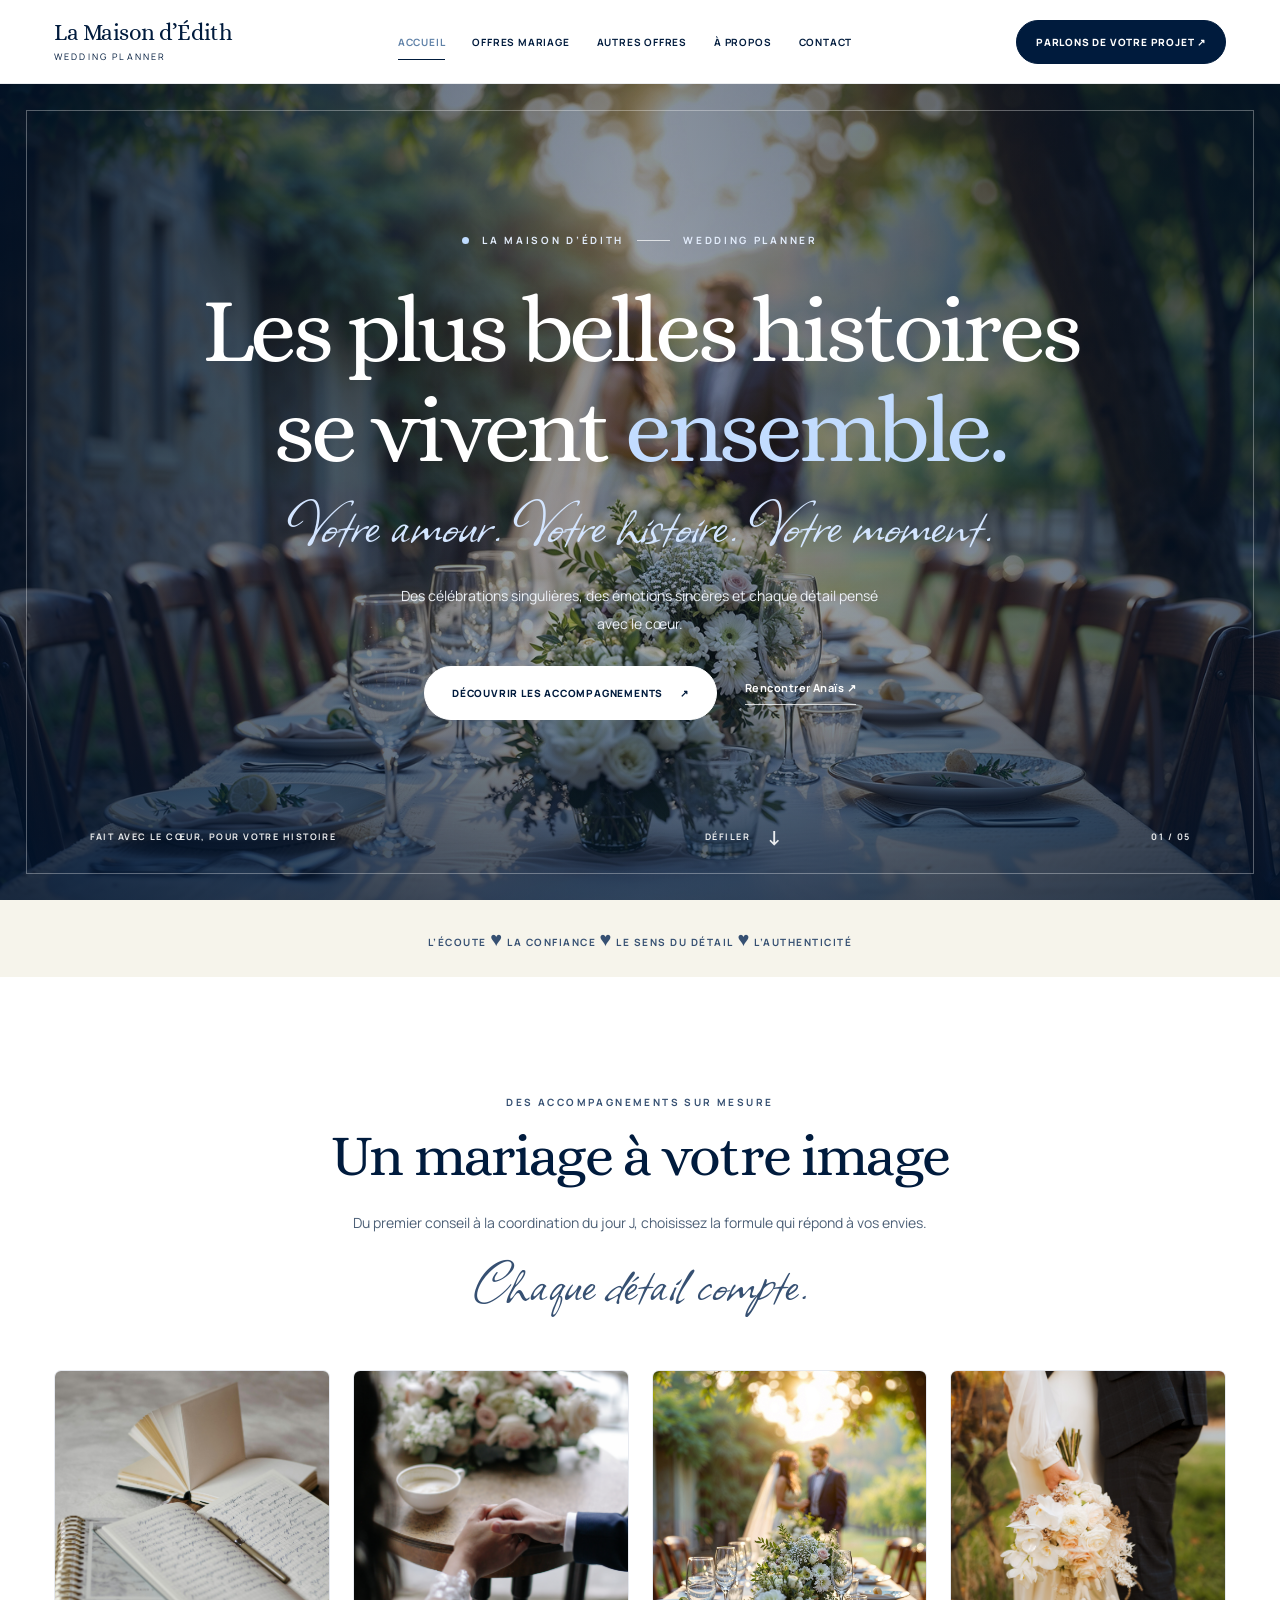
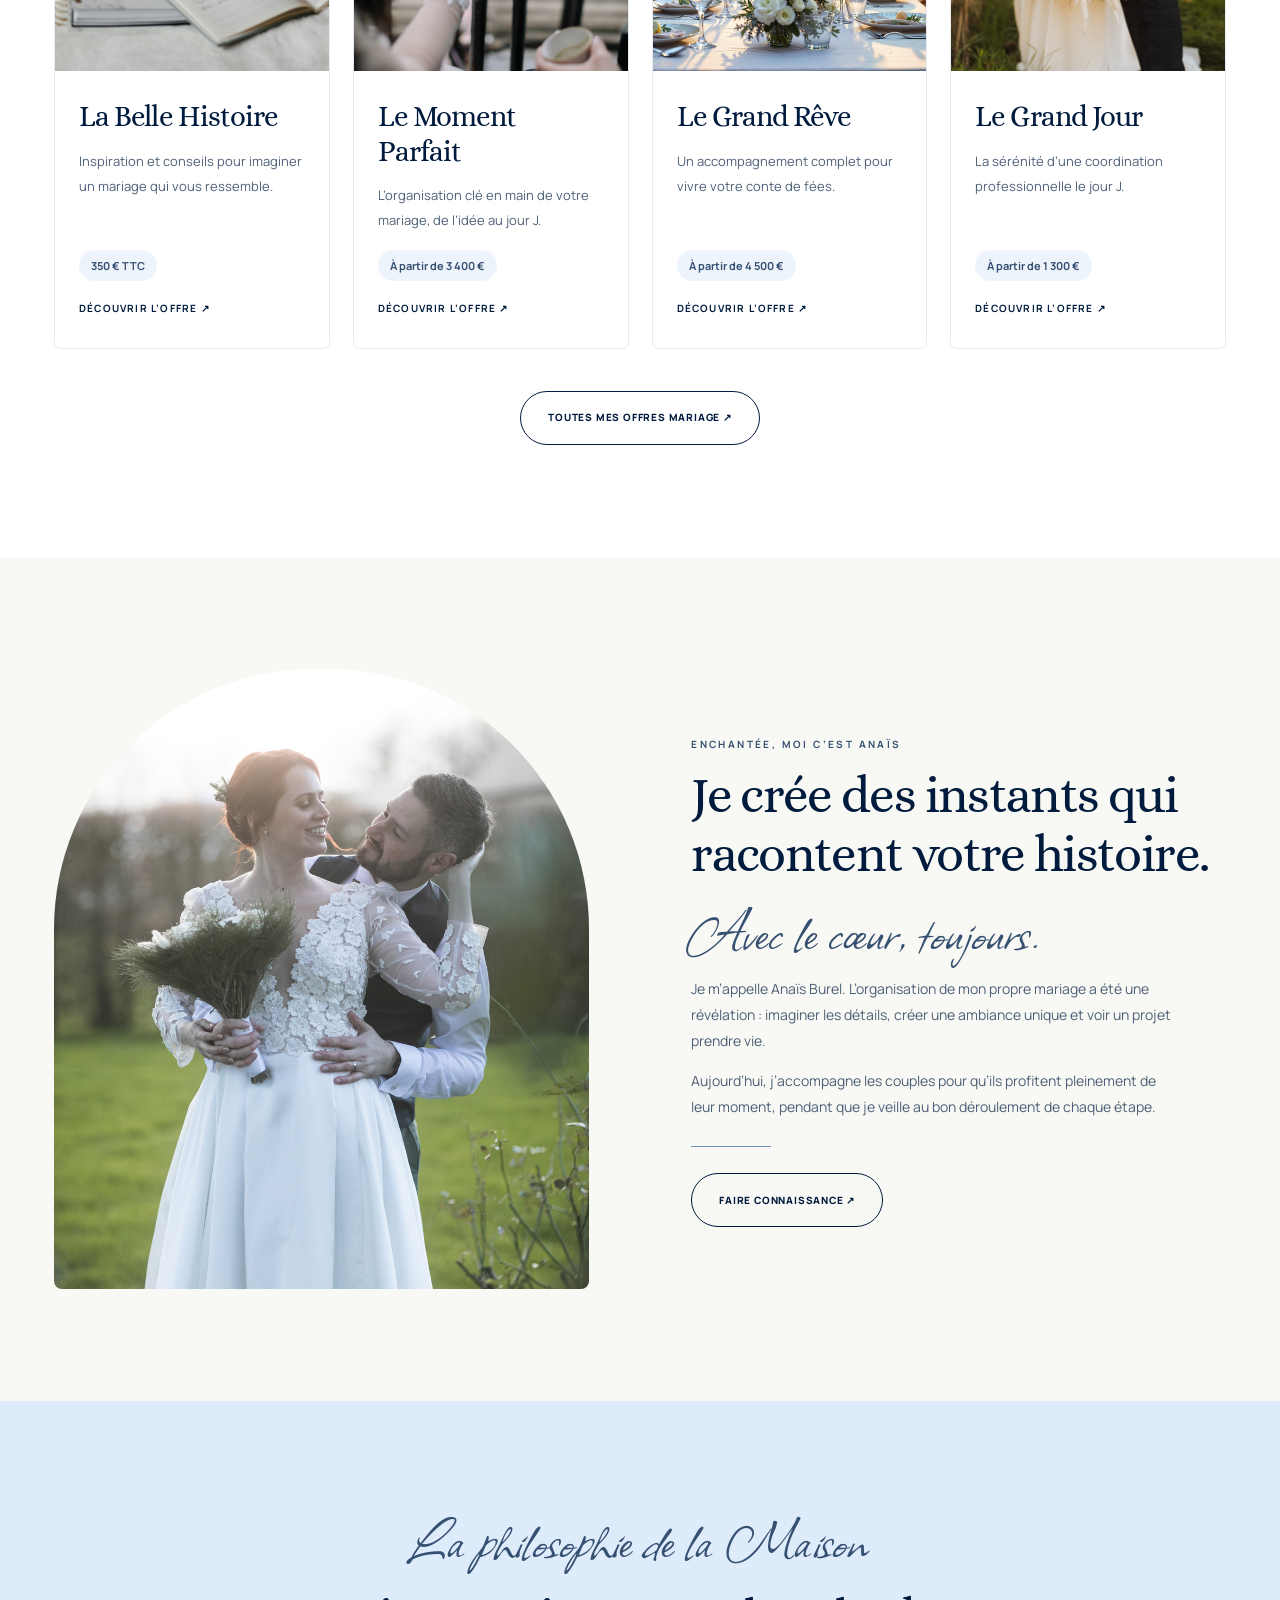
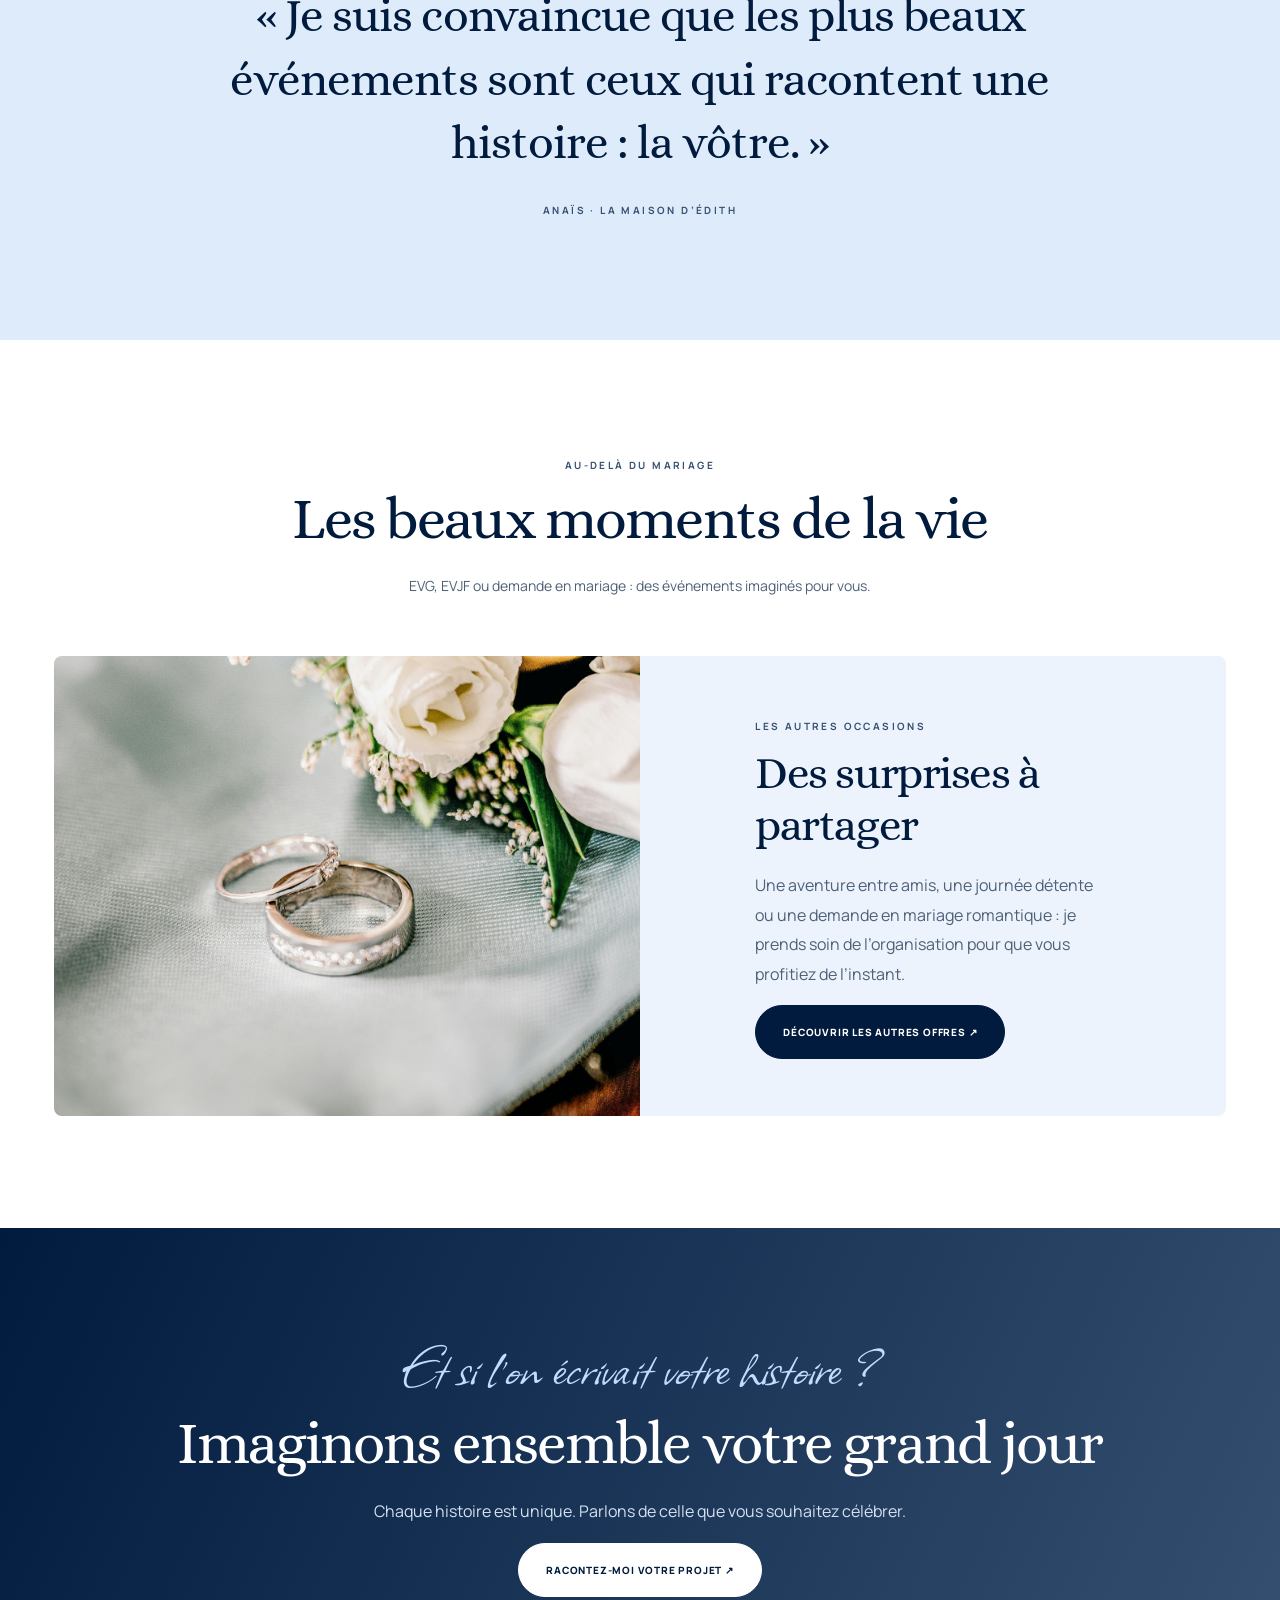
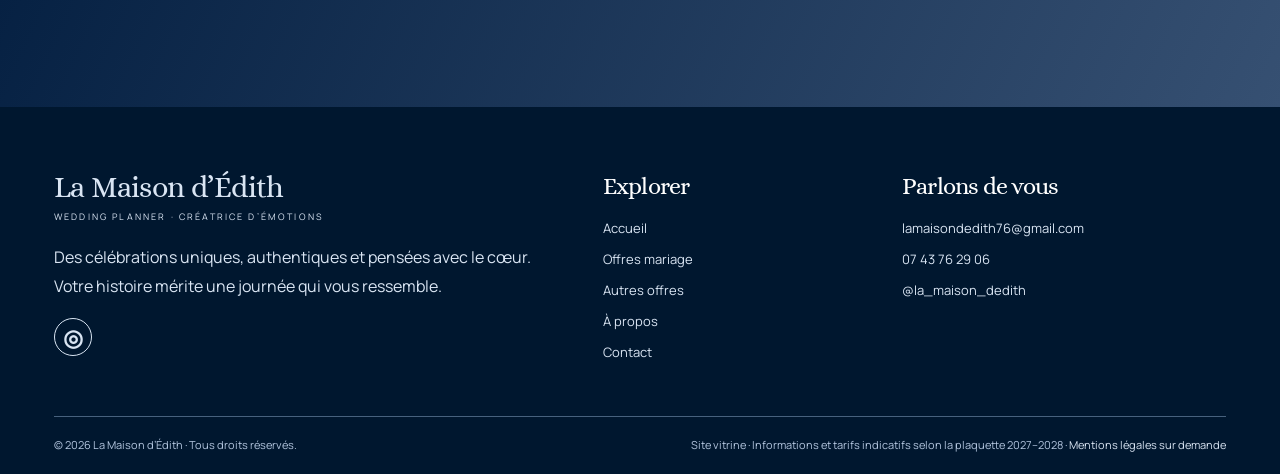
<file: index.html>
<!DOCTYPE html>
<html lang="fr"><head><meta charset="utf-8"/><meta content="width=device-width, initial-scale=1" name="viewport"/><meta content="#001B3D" name="theme-color"/><meta content="La Maison d’Édith, wedding planner : organisation, décoration et coordination de mariages sur mesure." name="description"/><title>Wedding planner &amp; organisation de mariage | La Maison d’Édith</title><link href="assets/style.css" rel="stylesheet"/><link href="assets/img/brand-logo.jpg" rel="icon" type="image/jpeg"/></head><body><header class="site-header"><div class="container"><a aria-label="La Maison d’Édith, accueil" class="brand" href="index.html"><span>La Maison d’Édith</span><small>Wedding planner</small></a><button aria-expanded="false" aria-label="Ouvrir le menu" class="menu-btn" type="button">☰</button><nav aria-label="Navigation principale" class="site-nav"><a class="active" href="index.html">Accueil</a><a class="" href="offres-mariage.html">Offres mariage</a><a class="" href="autres-offres.html">Autres offres</a><a class="" href="a-propos.html">À propos</a><a class="" href="contact.html">Contact</a></nav><a class="btn header-cta" href="contact.html">Parlons de votre projet ↗</a></div></header><main id="contenu"><section aria-label="Bienvenue à La Maison d’Édith" class="hero hero--cinema">
<video aria-hidden="true" autoplay="" class="hero-video" loop="" muted="" playsinline="" poster="assets/img/dream.jpeg" preload="metadata"><source src="assets/video/edith-hero.mp4" type="video/mp4"/></video>
<div class="hero-shade"></div><div class="hero-frame"></div>
<div class="hero-cinema-content container"><span class="hero-kicker"><span class="hero-dot"></span> LA MAISON D’ÉDITH <span class="hero-kicker-line"></span> WEDDING PLANNER</span>
<h1>Les plus belles histoires<br/>se vivent <em>ensemble.</em></h1><p class="hero-handwriting">Votre amour. Votre histoire. Votre moment.</p><p class="hero-description">Des célébrations singulières, des émotions sincères et chaque détail pensé avec le cœur.</p>
<div class="hero-actions"><a class="btn btn--light" href="offres-mariage.html">Découvrir les accompagnements <span aria-hidden="true">↗</span></a><a class="hero-secondary" href="a-propos.html">Rencontrer Anaïs <span aria-hidden="true">↗</span></a></div>
</div><div class="hero-bottom"><span>FAIT AVEC LE CŒUR, POUR VOTRE HISTOIRE</span><a aria-label="Découvrir la suite" href="#accompagnements">DÉFILER <span aria-hidden="true">↓</span></a><span>01 / 05</span></div>
</section><div class="intro-strip">L’écoute <span class="mini-heart">♥</span> La confiance <span class="mini-heart">♥</span> Le sens du détail <span class="mini-heart">♥</span> L’authenticité</div><section class="section" id="accompagnements"><div class="container"><div class="section-head"><span class="eyebrow">Des accompagnements sur mesure</span><h2>Un mariage à votre image</h2><p>Du premier conseil à la coordination du jour J, choisissez la formule qui répond à vos envies.</p><span class="script">Chaque détail compte.</span></div><div class="offer-grid"><article class="offer-card"><a class="photo" href="offres-mariage.html#belle-histoire"><img alt="Inspiration mariage pour l’offre La Belle Histoire" loading="lazy" src="assets/img/story.jpeg"/></a><div class="offer-card-body"><h3>La Belle Histoire</h3><p>Inspiration et conseils pour imaginer un mariage qui vous ressemble.</p><span class="price">350 € TTC</span><a class="link" href="offres-mariage.html#belle-histoire">Découvrir l’offre ↗</a></div></article><article class="offer-card"><a class="photo" href="offres-mariage.html#moment-parfait"><img alt="Inspiration mariage pour l’offre Le Moment Parfait" loading="lazy" src="assets/img/moment.jpeg"/></a><div class="offer-card-body"><h3>Le Moment Parfait</h3><p>L’organisation clé en main de votre mariage, de l’idée au jour J.</p><span class="price">À partir de 3 400 €</span><a class="link" href="offres-mariage.html#moment-parfait">Découvrir l’offre ↗</a></div></article><article class="offer-card"><a class="photo" href="offres-mariage.html#grand-reve"><img alt="Inspiration mariage pour l’offre Le Grand Rêve" loading="lazy" src="assets/img/dream.jpeg"/></a><div class="offer-card-body"><h3>Le Grand Rêve</h3><p>Un accompagnement complet pour vivre votre conte de fées.</p><span class="price">À partir de 4 500 €</span><a class="link" href="offres-mariage.html#grand-reve">Découvrir l’offre ↗</a></div></article><article class="offer-card"><a class="photo" href="offres-mariage.html#grand-jour"><img alt="Inspiration mariage pour l’offre Le Grand Jour" loading="lazy" src="assets/img/jour.jpeg"/></a><div class="offer-card-body"><h3>Le Grand Jour</h3><p>La sérénité d’une coordination professionnelle le jour J.</p><span class="price">À partir de 1 300 €</span><a class="link" href="offres-mariage.html#grand-jour">Découvrir l’offre ↗</a></div></article></div><p style="text-align:center;margin:42px 0 0"><a class="btn btn--outline" href="offres-mariage.html">Toutes mes offres mariage ↗</a></p></div></section><section class="section pale"><div class="container split"><div class="split-image"><img alt="Un couple de mariés lors d’un moment tendre" loading="lazy" src="assets/img/about.jpeg"/></div><div class="split-text"><span class="eyebrow">Enchantée, moi c’est Anaïs</span><h2>Je crée des instants qui racontent votre histoire.</h2><span class="script">Avec le cœur, toujours.</span><p>Je m’appelle Anaïs Burel. L’organisation de mon propre mariage a été une révélation : imaginer les détails, créer une ambiance unique et voir un projet prendre vie.</p><p>Aujourd’hui, j’accompagne les couples pour qu’ils profitent pleinement de leur moment, pendant que je veille au bon déroulement de chaque étape.</p><div class="divider-accent"></div><a class="btn btn--outline" href="a-propos.html">Faire connaissance ↗</a></div></div></section><section class="quote-panel"><div class="container"><p class="script">La philosophie de la Maison</p><blockquote>« Je suis convaincue que les plus beaux événements sont ceux qui racontent une histoire : la vôtre. »</blockquote><p class="eyebrow" style="margin-top:26px">Anaïs · La Maison d’Édith</p></div></section><section class="section"><div class="container"><div class="section-head"><span class="eyebrow">Au-delà du mariage</span><h2>Les beaux moments de la vie</h2><p>EVG, EVJF ou demande en mariage : des événements imaginés pour vous.</p></div><div class="proposal"><img alt="Alliances, demande en mariage" loading="lazy" src="assets/img/proposal.jpeg"/><div><span class="eyebrow">Les autres occasions</span><h2>Des surprises à partager</h2><p>Une aventure entre amis, une journée détente ou une demande en mariage romantique : je prends soin de l’organisation pour que vous profitiez de l’instant.</p><a class="btn" href="autres-offres.html">Découvrir les autres offres ↗</a></div></div></div></section><section class="cta-band"><div class="container"><span class="script" style="color:var(--blue)">Et si l’on écrivait votre histoire ?</span><h2>Imaginons ensemble votre grand jour</h2><p>Chaque histoire est unique. Parlons de celle que vous souhaitez célébrer.</p><a class="btn btn--light" href="contact.html">Racontez-moi votre projet ↗</a></div></section></main><footer class="footer"><div class="container"><div class="footer-top"><div><a class="brand" href="index.html"><span>La Maison d’Édith</span><small>Wedding planner · Créatrice d’émotions</small></a><p>Des célébrations uniques, authentiques et pensées avec le cœur. Votre histoire mérite une journée qui vous ressemble.</p><div class="socials"><a aria-label="Instagram" href="https://www.instagram.com/la_maison_dedith/" rel="noopener noreferrer" target="_blank">◎</a></div></div><div><h4>Explorer</h4><div class="footer-links"><a href="index.html">Accueil</a><a href="offres-mariage.html">Offres mariage</a><a href="autres-offres.html">Autres offres</a><a href="a-propos.html">À propos</a><a href="contact.html">Contact</a></div></div><div><h4>Parlons de vous</h4><div class="footer-links"><a href="mailto:lamaisondedith76@gmail.com">lamaisondedith76@gmail.com</a><a href="tel:+33743762906">07 43 76 29 06</a><a href="https://www.instagram.com/la_maison_dedith/" rel="noopener noreferrer" target="_blank">@la_maison_dedith</a></div></div></div><div class="footer-bottom"><span>© 2026 La Maison d’Édith · Tous droits réservés.</span><span>Site vitrine · Informations et tarifs indicatifs selon la plaquette 2027–2028 · <a href="mailto:lamaisondedith76@gmail.com?subject=Mentions%20l%C3%A9gales">Mentions légales sur demande</a></span></div></div></footer><script src="assets/script.js"></script></body></html>
</file>
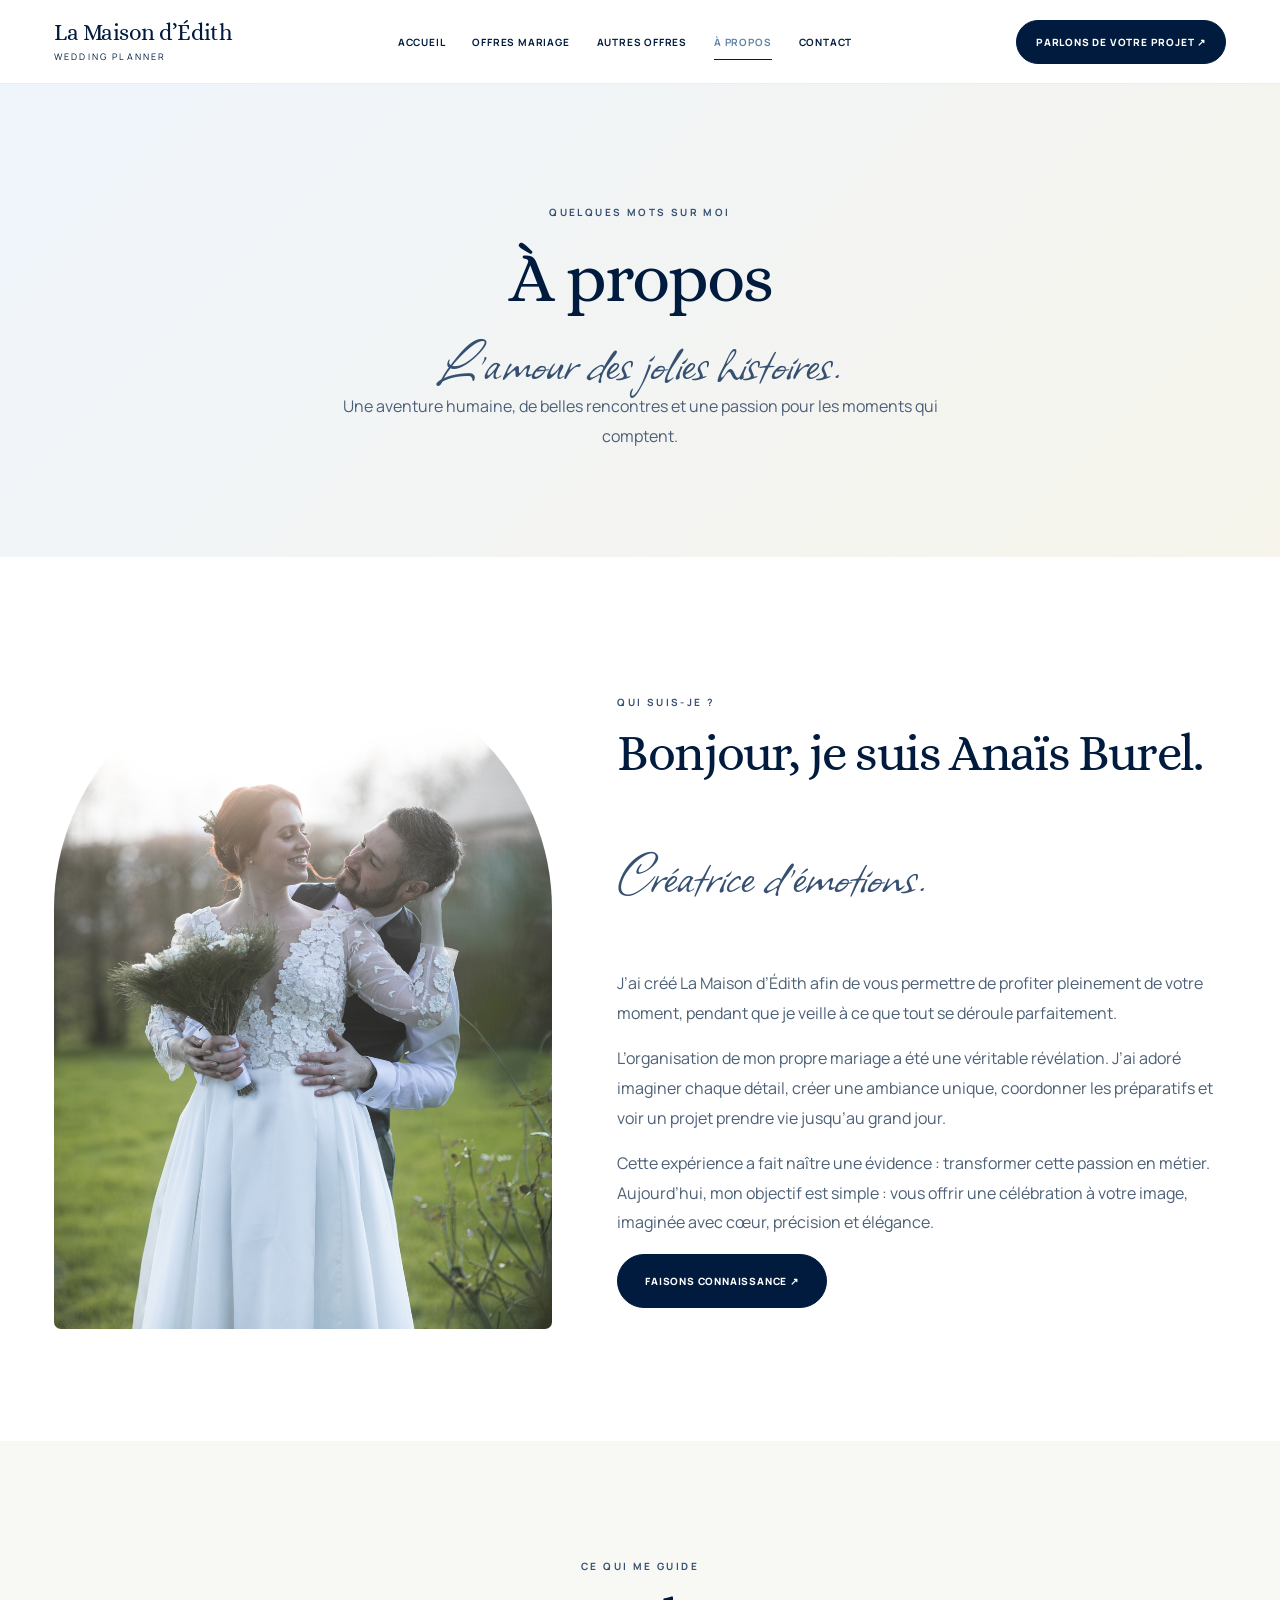
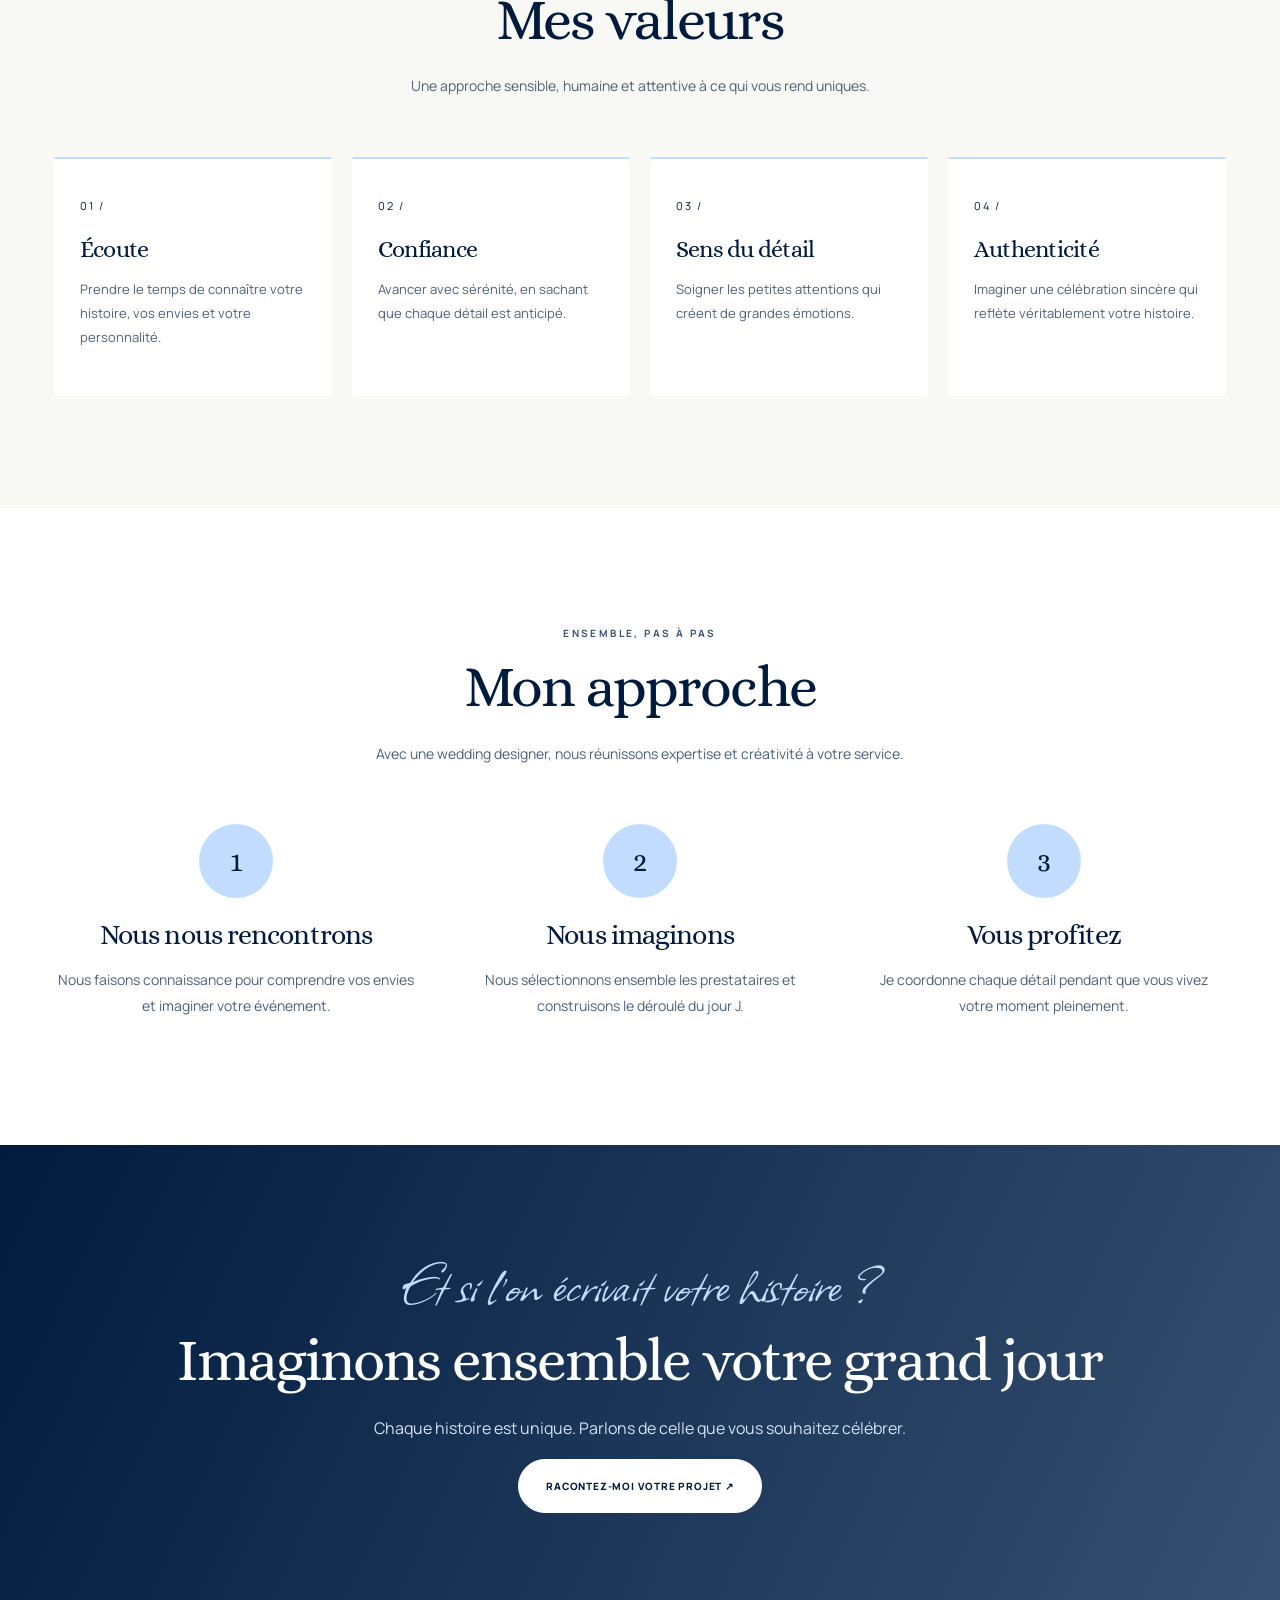
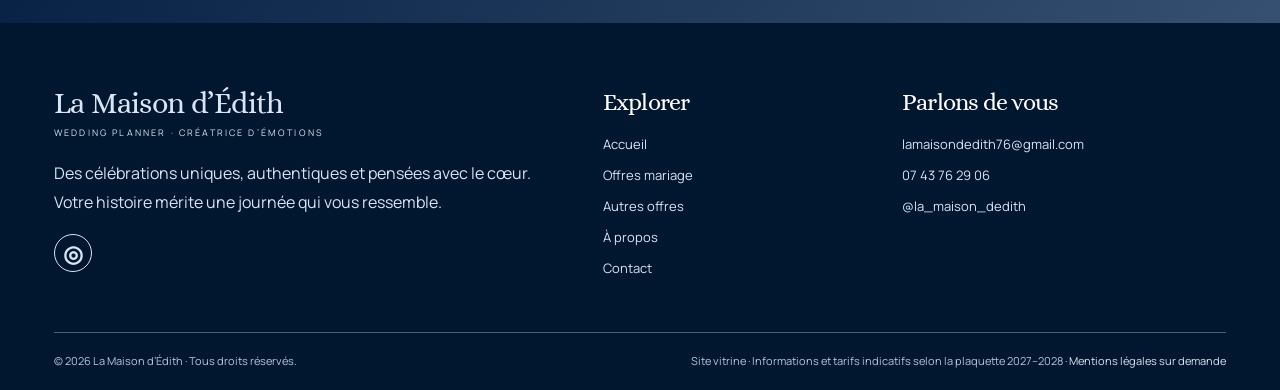
<file: a-propos.html>
<!DOCTYPE html>
<html lang="fr"><head><meta charset="utf-8"/><meta content="width=device-width, initial-scale=1" name="viewport"/><meta content="#001B3D" name="theme-color"/><meta content="Découvrez Anaïs Burel, wedding planner, son histoire, ses valeurs et son approche." name="description"/><title>À propos d’Anaïs Burel | La Maison d’Édith</title><link href="assets/style.css" rel="stylesheet"/><link href="assets/img/brand-logo.jpg" rel="icon" type="image/jpeg"/></head><body><header class="site-header"><div class="container"><a aria-label="La Maison d’Édith, accueil" class="brand" href="index.html"><span>La Maison d’Édith</span><small>Wedding planner</small></a><button aria-expanded="false" aria-label="Ouvrir le menu" class="menu-btn" type="button">☰</button><nav aria-label="Navigation principale" class="site-nav"><a class="" href="index.html">Accueil</a><a class="" href="offres-mariage.html">Offres mariage</a><a class="" href="autres-offres.html">Autres offres</a><a class="active" href="a-propos.html">À propos</a><a class="" href="contact.html">Contact</a></nav><a class="btn header-cta" href="contact.html">Parlons de votre projet ↗</a></div></header><main id="contenu"><section class="page-hero"><span class="eyebrow">Quelques mots sur moi</span><h1>À propos</h1><span class="script">L’amour des jolies histoires.</span><p>Une aventure humaine, de belles rencontres et une passion pour les moments qui comptent.</p></section><section class="section"><div class="container about-story"><img alt="Couple de mariés, inspiration de La Maison d’Édith" src="assets/img/about.jpeg"/><div><span class="eyebrow">Qui suis-je ?</span><h2>Bonjour, je suis Anaïs Burel.</h2><p class="script">Créatrice d’émotions.</p><p>J’ai créé La Maison d’Édith afin de vous permettre de profiter pleinement de votre moment, pendant que je veille à ce que tout se déroule parfaitement.</p><p>L’organisation de mon propre mariage a été une véritable révélation. J’ai adoré imaginer chaque détail, créer une ambiance unique, coordonner les préparatifs et voir un projet prendre vie jusqu’au grand jour.</p><p>Cette expérience a fait naître une évidence : transformer cette passion en métier. Aujourd’hui, mon objectif est simple : vous offrir une célébration à votre image, imaginée avec cœur, précision et élégance.</p><a class="btn" href="contact.html">Faisons connaissance ↗</a></div></div></section><section class="section pale"><div class="container"><div class="section-head"><span class="eyebrow">Ce qui me guide</span><h2>Mes valeurs</h2><p>Une approche sensible, humaine et attentive à ce qui vous rend uniques.</p></div><div class="value-grid"><div class="value"><span class="num">01 /</span><h3>Écoute</h3><p>Prendre le temps de connaître votre histoire, vos envies et votre personnalité.</p></div><div class="value"><span class="num">02 /</span><h3>Confiance</h3><p>Avancer avec sérénité, en sachant que chaque détail est anticipé.</p></div><div class="value"><span class="num">03 /</span><h3>Sens du détail</h3><p>Soigner les petites attentions qui créent de grandes émotions.</p></div><div class="value"><span class="num">04 /</span><h3>Authenticité</h3><p>Imaginer une célébration sincère qui reflète véritablement votre histoire.</p></div></div></div></section><section class="section"><div class="container"><div class="section-head"><span class="eyebrow">Ensemble, pas à pas</span><h2>Mon approche</h2><p>Avec une wedding designer, nous réunissons expertise et créativité à votre service.</p></div><div class="approach"><div><span class="round">1</span><h3>Nous nous rencontrons</h3><p>Nous faisons connaissance pour comprendre vos envies et imaginer votre événement.</p></div><div><span class="round">2</span><h3>Nous imaginons</h3><p>Nous sélectionnons ensemble les prestataires et construisons le déroulé du jour J.</p></div><div><span class="round">3</span><h3>Vous profitez</h3><p>Je coordonne chaque détail pendant que vous vivez votre moment pleinement.</p></div></div></div></section><section class="cta-band"><div class="container"><span class="script" style="color:var(--blue)">Et si l’on écrivait votre histoire ?</span><h2>Imaginons ensemble votre grand jour</h2><p>Chaque histoire est unique. Parlons de celle que vous souhaitez célébrer.</p><a class="btn btn--light" href="contact.html">Racontez-moi votre projet ↗</a></div></section></main><footer class="footer"><div class="container"><div class="footer-top"><div><a class="brand" href="index.html"><span>La Maison d’Édith</span><small>Wedding planner · Créatrice d’émotions</small></a><p>Des célébrations uniques, authentiques et pensées avec le cœur. Votre histoire mérite une journée qui vous ressemble.</p><div class="socials"><a aria-label="Instagram" href="https://www.instagram.com/la_maison_dedith/" rel="noopener noreferrer" target="_blank">◎</a></div></div><div><h4>Explorer</h4><div class="footer-links"><a href="index.html">Accueil</a><a href="offres-mariage.html">Offres mariage</a><a href="autres-offres.html">Autres offres</a><a href="a-propos.html">À propos</a><a href="contact.html">Contact</a></div></div><div><h4>Parlons de vous</h4><div class="footer-links"><a href="mailto:lamaisondedith76@gmail.com">lamaisondedith76@gmail.com</a><a href="tel:+33743762906">07 43 76 29 06</a><a href="https://www.instagram.com/la_maison_dedith/" rel="noopener noreferrer" target="_blank">@la_maison_dedith</a></div></div></div><div class="footer-bottom"><span>© 2026 La Maison d’Édith · Tous droits réservés.</span><span>Site vitrine · Informations et tarifs indicatifs selon la plaquette 2027–2028 · <a href="mailto:lamaisondedith76@gmail.com?subject=Mentions%20l%C3%A9gales">Mentions légales sur demande</a></span></div></div></footer><script src="assets/script.js"></script></body></html>
</file>
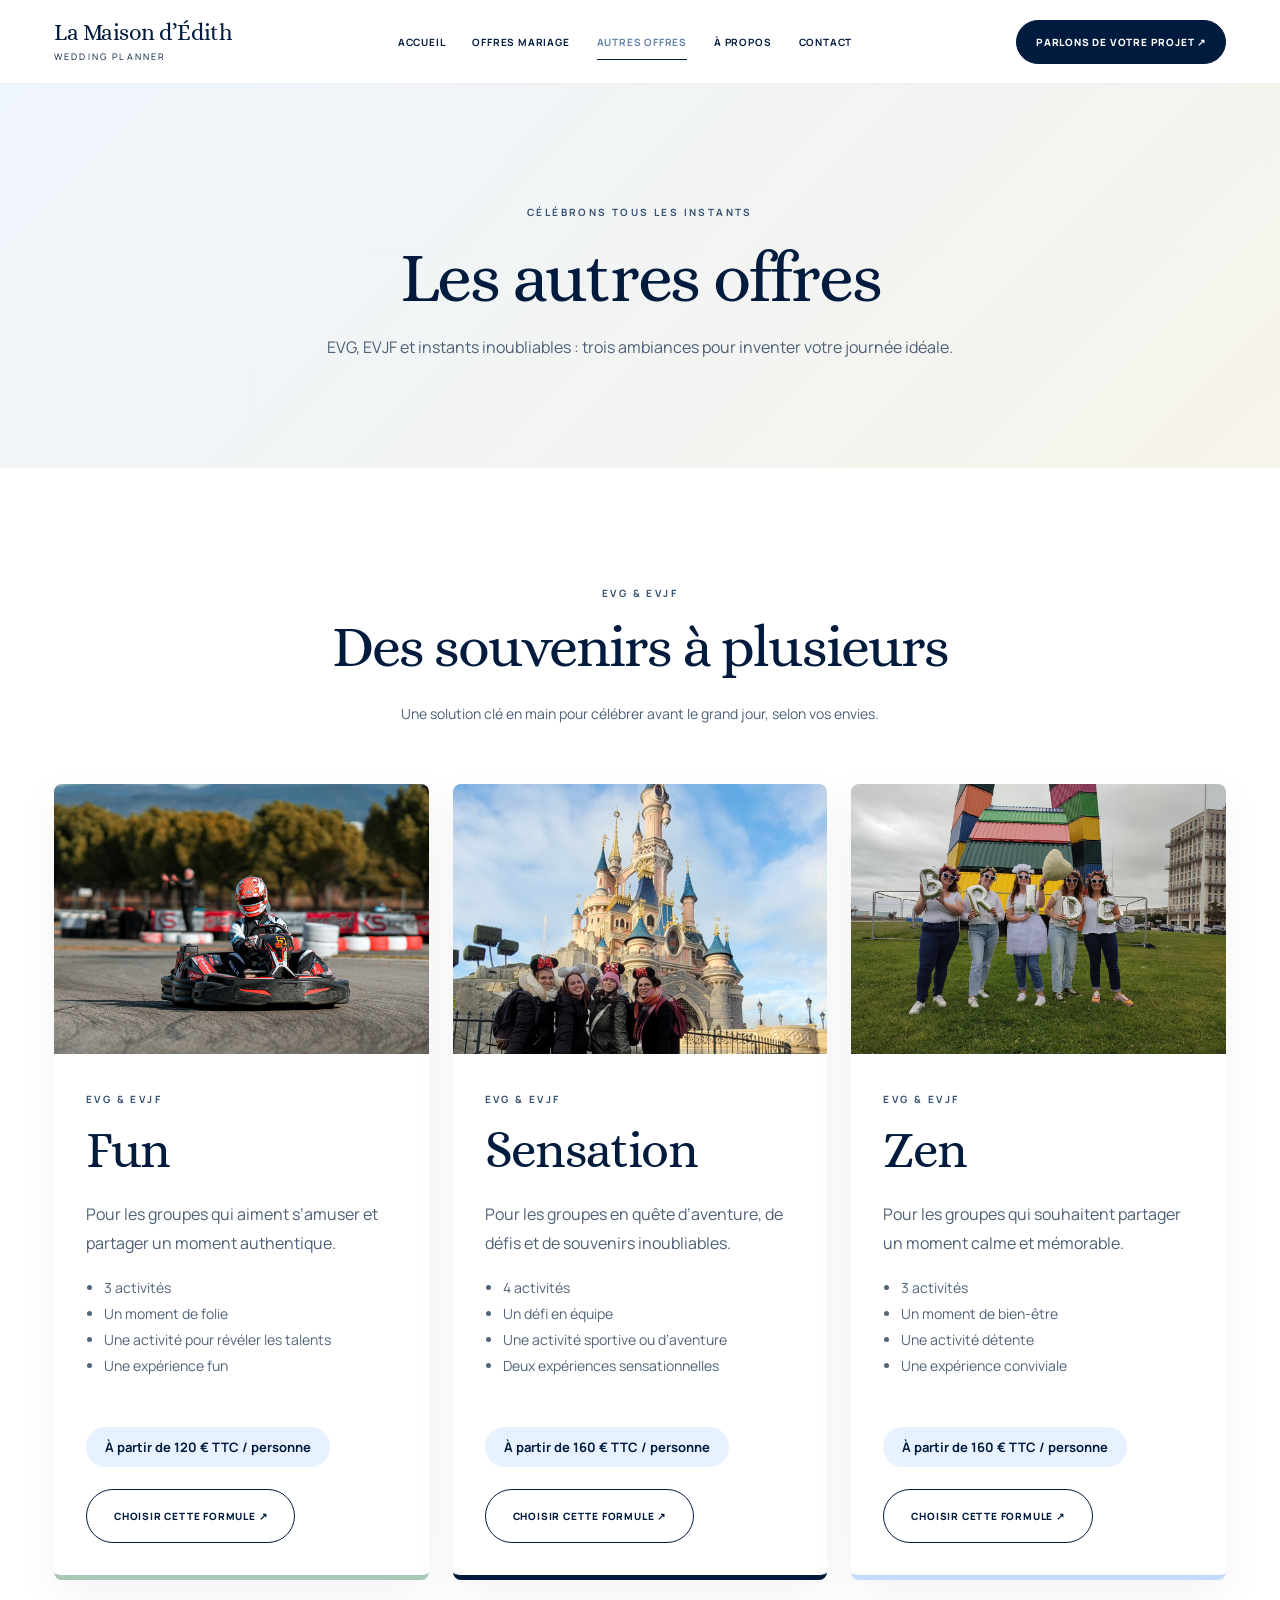
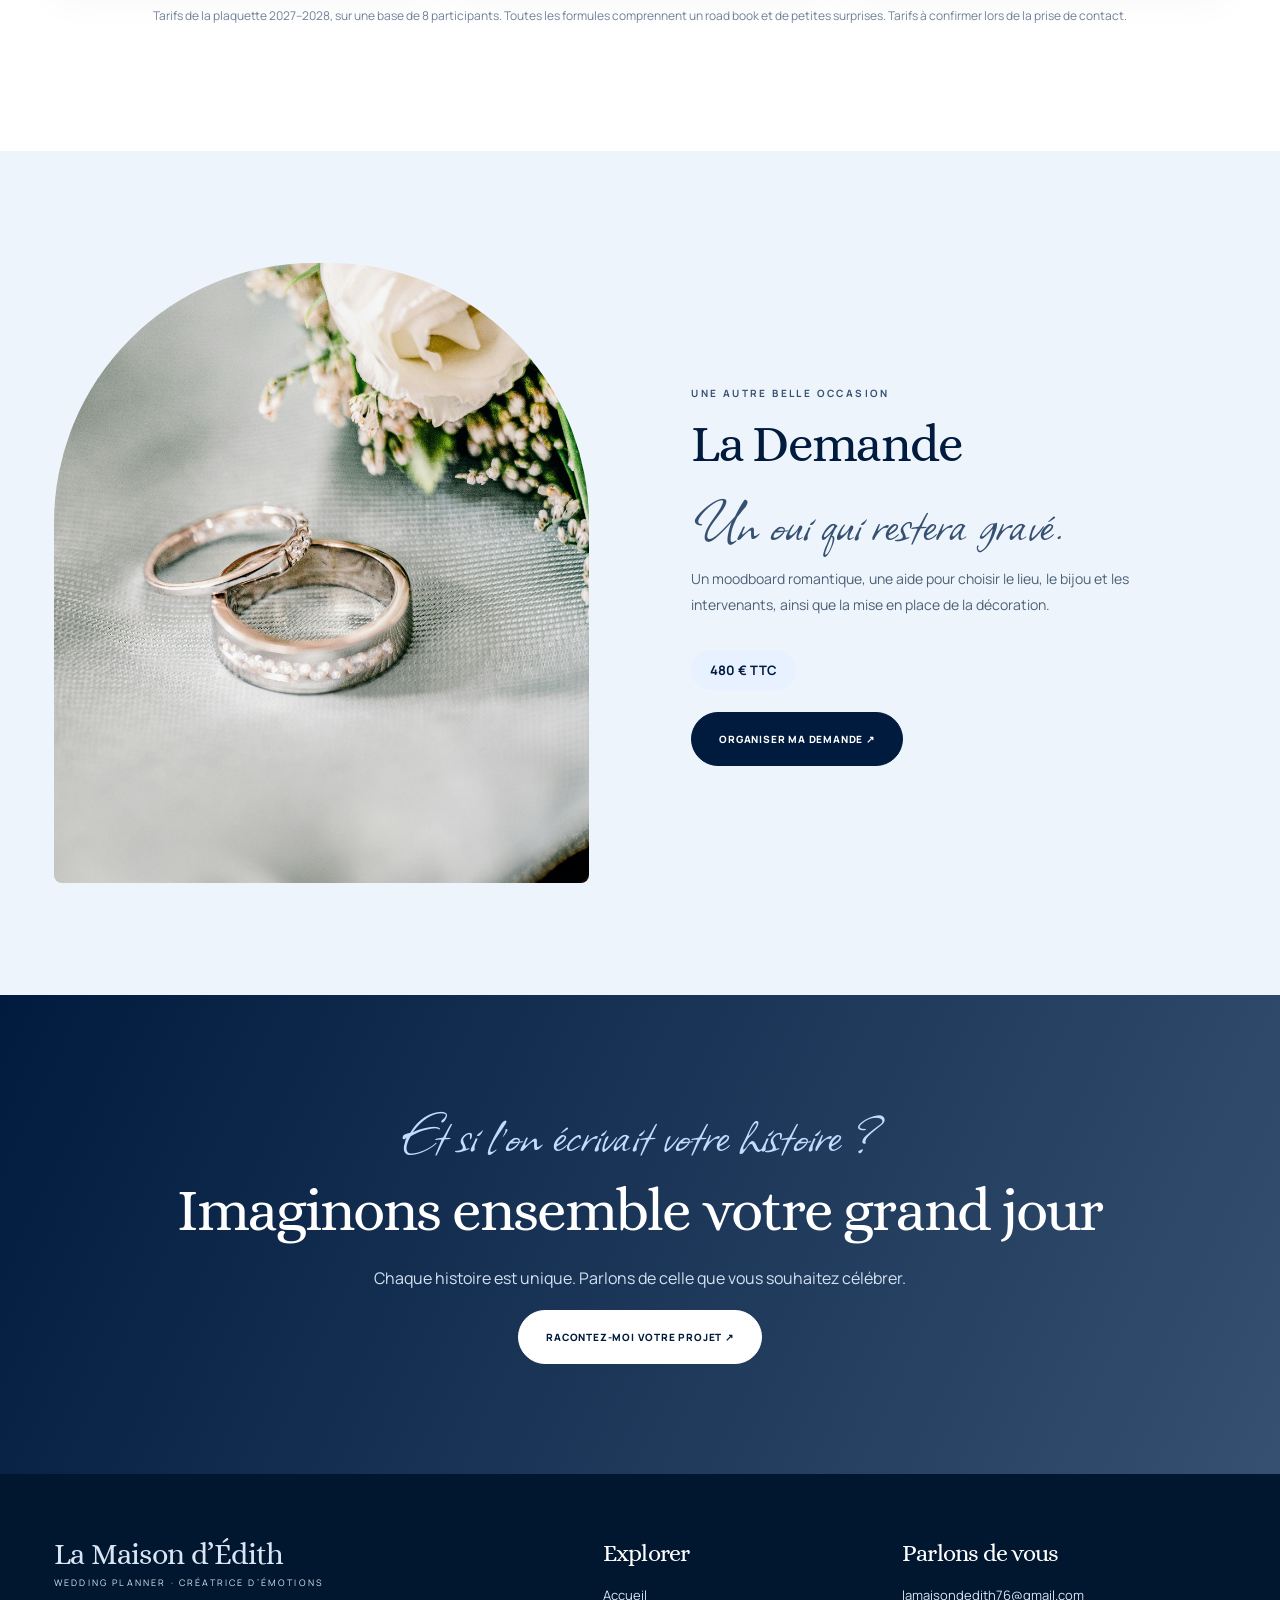
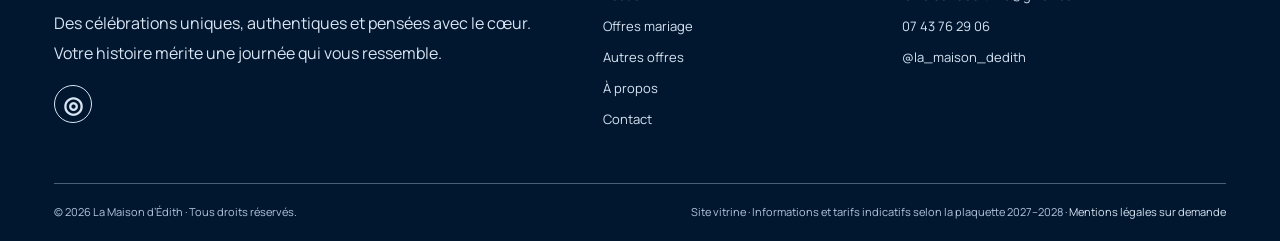
<file: autres-offres.html>
<!DOCTYPE html>
<html lang="fr"><head><meta charset="utf-8"/><meta content="width=device-width, initial-scale=1" name="viewport"/><meta content="#001B3D" name="theme-color"/><meta content="EVG, EVJF Fun, Sensation et Zen, ainsi que demandes en mariage sur mesure." name="description"/><title>Les autres offres | La Maison d’Édith</title><link href="assets/style.css" rel="stylesheet"/><link href="assets/img/brand-logo.jpg" rel="icon" type="image/jpeg"/></head><body><header class="site-header"><div class="container"><a aria-label="La Maison d’Édith, accueil" class="brand" href="index.html"><span>La Maison d’Édith</span><small>Wedding planner</small></a><button aria-expanded="false" aria-label="Ouvrir le menu" class="menu-btn" type="button">☰</button><nav aria-label="Navigation principale" class="site-nav"><a class="" href="index.html">Accueil</a><a class="" href="offres-mariage.html">Offres mariage</a><a class="active" href="autres-offres.html">Autres offres</a><a class="" href="a-propos.html">À propos</a><a class="" href="contact.html">Contact</a></nav><a class="btn header-cta" href="contact.html">Parlons de votre projet ↗</a></div></header><main id="contenu"><section class="page-hero"><span class="eyebrow">Célébrons tous les instants</span><h1>Les autres offres</h1><p>EVG, EVJF et instants inoubliables : trois ambiances pour inventer votre journée idéale.</p></section><section class="section"><div class="container"><div class="section-head"><span class="eyebrow">EVG &amp; EVJF</span><h2>Des souvenirs à plusieurs</h2><p>Une solution clé en main pour célébrer avant le grand jour, selon vos envies.</p></div><div class="event-grid"><article class="event-card"><img alt="Activité EVG ou EVJF — Fun" loading="lazy" src="assets/img/event-1.jpeg"/><div class="event-card-body"><span class="eyebrow">EVG &amp; EVJF</span><h2>Fun</h2><p>Pour les groupes qui aiment s’amuser et partager un moment authentique.</p><ul><li>3 activités</li><li>Un moment de folie</li><li>Une activité pour révéler les talents</li><li>Une expérience fun</li></ul><span class="price-pill">À partir de 120 € TTC / personne</span><div><a class="btn btn--outline" href="contact.html?prestation=fun">Choisir cette formule ↗</a></div></div></article><article class="event-card"><img alt="Activité EVG ou EVJF — Sensation" loading="lazy" src="assets/img/event-2.jpeg"/><div class="event-card-body"><span class="eyebrow">EVG &amp; EVJF</span><h2>Sensation</h2><p>Pour les groupes en quête d’aventure, de défis et de souvenirs inoubliables.</p><ul><li>4 activités</li><li>Un défi en équipe</li><li>Une activité sportive ou d’aventure</li><li>Deux expériences sensationnelles</li></ul><span class="price-pill">À partir de 160 € TTC / personne</span><div><a class="btn btn--outline" href="contact.html?prestation=sensation">Choisir cette formule ↗</a></div></div></article><article class="event-card"><img alt="Activité EVG ou EVJF — Zen" loading="lazy" src="assets/img/event-3.jpeg"/><div class="event-card-body"><span class="eyebrow">EVG &amp; EVJF</span><h2>Zen</h2><p>Pour les groupes qui souhaitent partager un moment calme et mémorable.</p><ul><li>3 activités</li><li>Un moment de bien-être</li><li>Une activité détente</li><li>Une expérience conviviale</li></ul><span class="price-pill">À partir de 160 € TTC / personne</span><div><a class="btn btn--outline" href="contact.html?prestation=zen">Choisir cette formule ↗</a></div></div></article></div><p class="note" style="text-align:center;margin-top:25px">Tarifs de la plaquette 2027–2028, sur une base de 8 participants. Toutes les formules comprennent un road book et de petites surprises. Tarifs à confirmer lors de la prise de contact.</p></div></section><section class="section blue"><div class="container split"><div class="split-image"><img alt="Alliances pour une demande en mariage" loading="lazy" src="assets/img/proposal.jpeg"/></div><div class="split-text"><span class="eyebrow">Une autre belle occasion</span><h2>La Demande</h2><span class="script">Un oui qui restera gravé.</span><p>Un moodboard romantique, une aide pour choisir le lieu, le bijou et les intervenants, ainsi que la mise en place de la décoration.</p><span class="price-pill">480 € TTC</span><div><a class="btn" href="contact.html?prestation=demande">Organiser ma demande ↗</a></div></div></div></section><section class="cta-band"><div class="container"><span class="script" style="color:var(--blue)">Et si l’on écrivait votre histoire ?</span><h2>Imaginons ensemble votre grand jour</h2><p>Chaque histoire est unique. Parlons de celle que vous souhaitez célébrer.</p><a class="btn btn--light" href="contact.html">Racontez-moi votre projet ↗</a></div></section></main><footer class="footer"><div class="container"><div class="footer-top"><div><a class="brand" href="index.html"><span>La Maison d’Édith</span><small>Wedding planner · Créatrice d’émotions</small></a><p>Des célébrations uniques, authentiques et pensées avec le cœur. Votre histoire mérite une journée qui vous ressemble.</p><div class="socials"><a aria-label="Instagram" href="https://www.instagram.com/la_maison_dedith/" rel="noopener noreferrer" target="_blank">◎</a></div></div><div><h4>Explorer</h4><div class="footer-links"><a href="index.html">Accueil</a><a href="offres-mariage.html">Offres mariage</a><a href="autres-offres.html">Autres offres</a><a href="a-propos.html">À propos</a><a href="contact.html">Contact</a></div></div><div><h4>Parlons de vous</h4><div class="footer-links"><a href="mailto:lamaisondedith76@gmail.com">lamaisondedith76@gmail.com</a><a href="tel:+33743762906">07 43 76 29 06</a><a href="https://www.instagram.com/la_maison_dedith/" rel="noopener noreferrer" target="_blank">@la_maison_dedith</a></div></div></div><div class="footer-bottom"><span>© 2026 La Maison d’Édith · Tous droits réservés.</span><span>Site vitrine · Informations et tarifs indicatifs selon la plaquette 2027–2028 · <a href="mailto:lamaisondedith76@gmail.com?subject=Mentions%20l%C3%A9gales">Mentions légales sur demande</a></span></div></div></footer><script src="assets/script.js"></script></body></html>
</file>
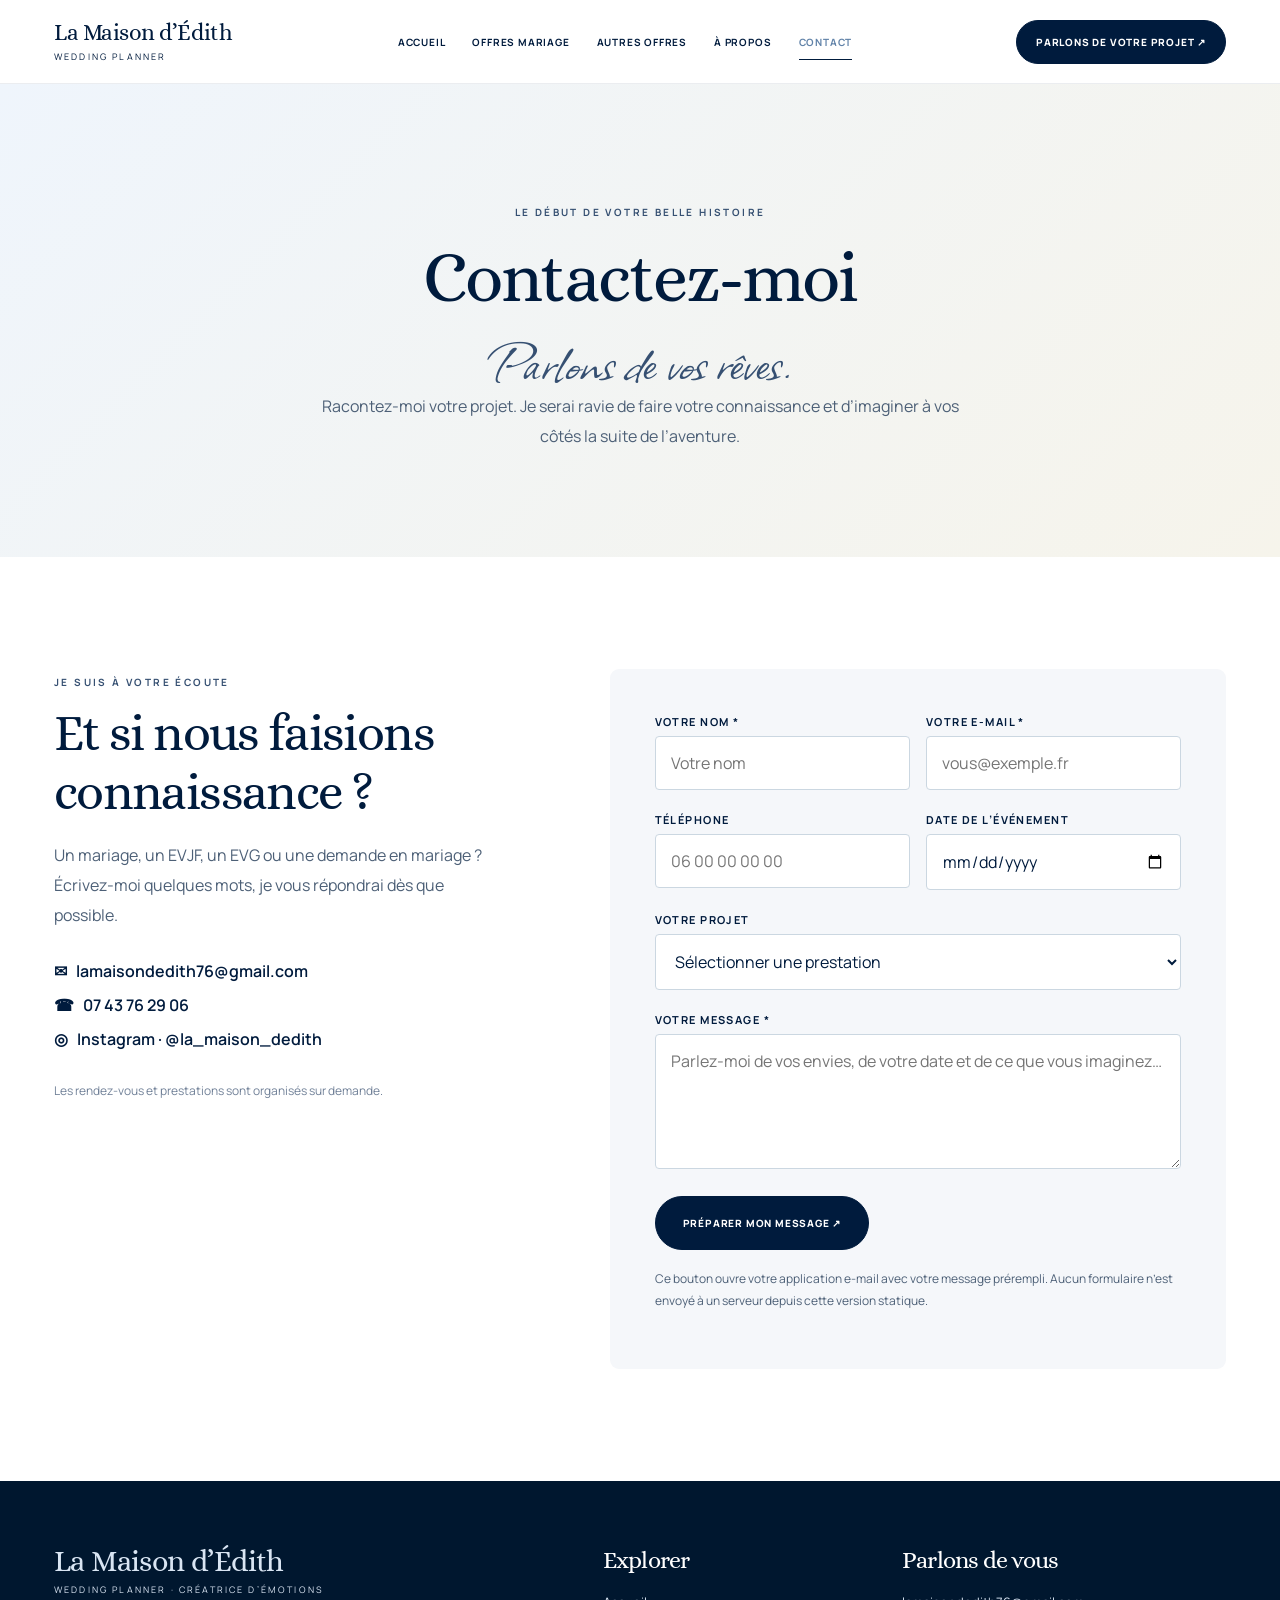
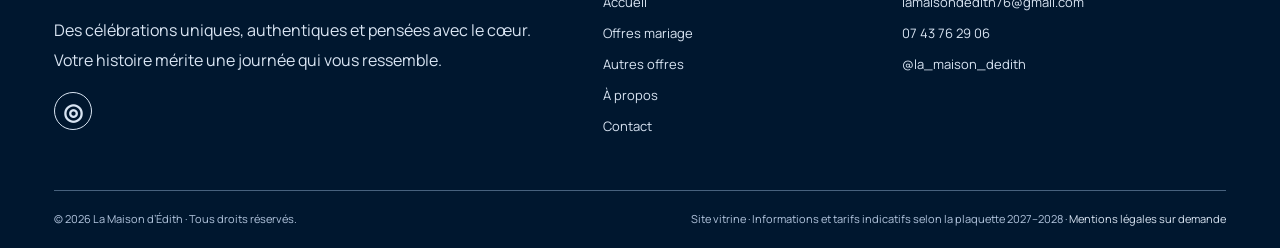
<file: contact.html>
<!DOCTYPE html>
<html lang="fr"><head><meta charset="utf-8"/><meta content="width=device-width, initial-scale=1" name="viewport"/><meta content="#001B3D" name="theme-color"/><meta content="Contactez Anaïs, La Maison d’Édith, pour votre mariage, EVG, EVJF ou demande en mariage." name="description"/><title>Contact &amp; demande de devis | La Maison d’Édith</title><link href="assets/style.css" rel="stylesheet"/><link href="assets/img/brand-logo.jpg" rel="icon" type="image/jpeg"/></head><body><header class="site-header"><div class="container"><a aria-label="La Maison d’Édith, accueil" class="brand" href="index.html"><span>La Maison d’Édith</span><small>Wedding planner</small></a><button aria-expanded="false" aria-label="Ouvrir le menu" class="menu-btn" type="button">☰</button><nav aria-label="Navigation principale" class="site-nav"><a class="" href="index.html">Accueil</a><a class="" href="offres-mariage.html">Offres mariage</a><a class="" href="autres-offres.html">Autres offres</a><a class="" href="a-propos.html">À propos</a><a class="active" href="contact.html">Contact</a></nav><a class="btn header-cta" href="contact.html">Parlons de votre projet ↗</a></div></header><main id="contenu"><section class="page-hero"><span class="eyebrow">Le début de votre belle histoire</span><h1>Contactez-moi</h1><span class="script">Parlons de vos rêves.</span><p>Racontez-moi votre projet. Je serai ravie de faire votre connaissance et d’imaginer à vos côtés la suite de l’aventure.</p></section><section class="section"><div class="container contact-layout"><div><span class="eyebrow">Je suis à votre écoute</span><h2>Et si nous faisions connaissance ?</h2><p>Un mariage, un EVJF, un EVG ou une demande en mariage ? Écrivez-moi quelques mots, je vous répondrai dès que possible.</p><div class="contact-links"><a href="mailto:lamaisondedith76@gmail.com">✉   lamaisondedith76@gmail.com</a><a href="tel:+33743762906">☎   07 43 76 29 06</a><a href="https://www.instagram.com/la_maison_dedith/" rel="noopener noreferrer" target="_blank">◎   Instagram · @la_maison_dedith</a></div><p class="note">Les rendez-vous et prestations sont organisés sur demande.</p></div><form class="contact-form"><div class="form-row"><div><label for="nom">Votre nom *</label><input autocomplete="name" id="nom" name="nom" placeholder="Votre nom" required=""/></div><div><label for="email">Votre e-mail *</label><input autocomplete="email" id="email" name="email" placeholder="vous@exemple.fr" required="" type="email"/></div></div><div class="form-row"><div><label for="telephone">Téléphone</label><input autocomplete="tel" id="telephone" name="telephone" placeholder="06 00 00 00 00" type="tel"/></div><div><label for="date">Date de l’événement</label><input id="date" name="date" type="date"/></div></div><label for="prestation">Votre projet</label><select id="prestation" name="prestation"><option value="À définir">Sélectionner une prestation</option><option value="La Belle Histoire">La Belle Histoire</option><option value="Le Moment Parfait">Le Moment Parfait</option><option value="Le Grand Rêve">Le Grand Rêve</option><option value="Le Grand Jour">Le Grand Jour</option><option value="Le Joli Décor">Le Joli Décor</option><option value="Fun">EVG/EVJF — Fun</option><option value="Sensation">EVG/EVJF — Sensation</option><option value="Zen">EVG/EVJF — Zen</option><option value="La Demande">La Demande</option><option value="Autre">Autre demande</option></select><label for="message">Votre message *</label><textarea id="message" name="message" placeholder="Parlez-moi de vos envies, de votre date et de ce que vous imaginez…" required=""></textarea><button class="btn" type="submit">Préparer mon message ↗</button><p class="form-note">Ce bouton ouvre votre application e-mail avec votre message prérempli. Aucun formulaire n’est envoyé à un serveur depuis cette version statique.</p></form></div></section></main><footer class="footer"><div class="container"><div class="footer-top"><div><a class="brand" href="index.html"><span>La Maison d’Édith</span><small>Wedding planner · Créatrice d’émotions</small></a><p>Des célébrations uniques, authentiques et pensées avec le cœur. Votre histoire mérite une journée qui vous ressemble.</p><div class="socials"><a aria-label="Instagram" href="https://www.instagram.com/la_maison_dedith/" rel="noopener noreferrer" target="_blank">◎</a></div></div><div><h4>Explorer</h4><div class="footer-links"><a href="index.html">Accueil</a><a href="offres-mariage.html">Offres mariage</a><a href="autres-offres.html">Autres offres</a><a href="a-propos.html">À propos</a><a href="contact.html">Contact</a></div></div><div><h4>Parlons de vous</h4><div class="footer-links"><a href="mailto:lamaisondedith76@gmail.com">lamaisondedith76@gmail.com</a><a href="tel:+33743762906">07 43 76 29 06</a><a href="https://www.instagram.com/la_maison_dedith/" rel="noopener noreferrer" target="_blank">@la_maison_dedith</a></div></div></div><div class="footer-bottom"><span>© 2026 La Maison d’Édith · Tous droits réservés.</span><span>Site vitrine · Informations et tarifs indicatifs selon la plaquette 2027–2028 · <a href="mailto:lamaisondedith76@gmail.com?subject=Mentions%20l%C3%A9gales">Mentions légales sur demande</a></span></div></div></footer><script src="assets/script.js"></script></body></html>
</file>
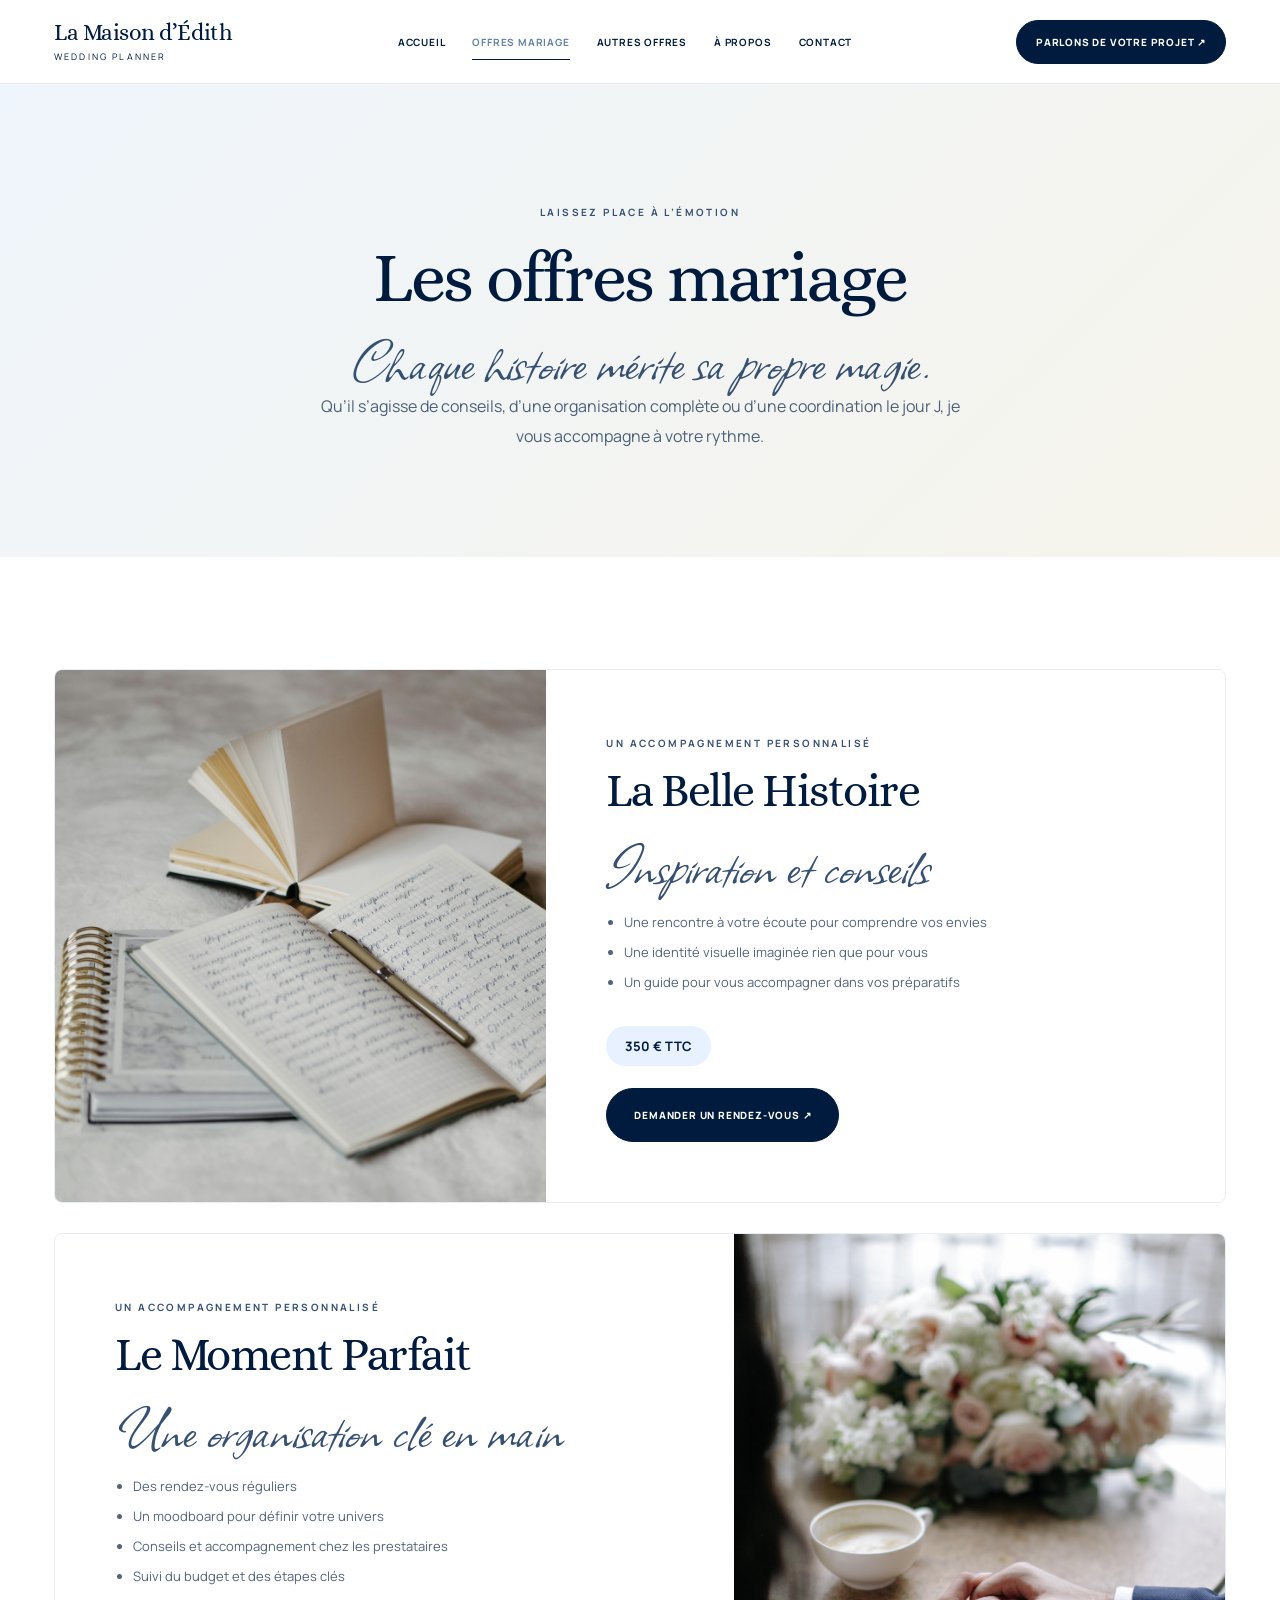
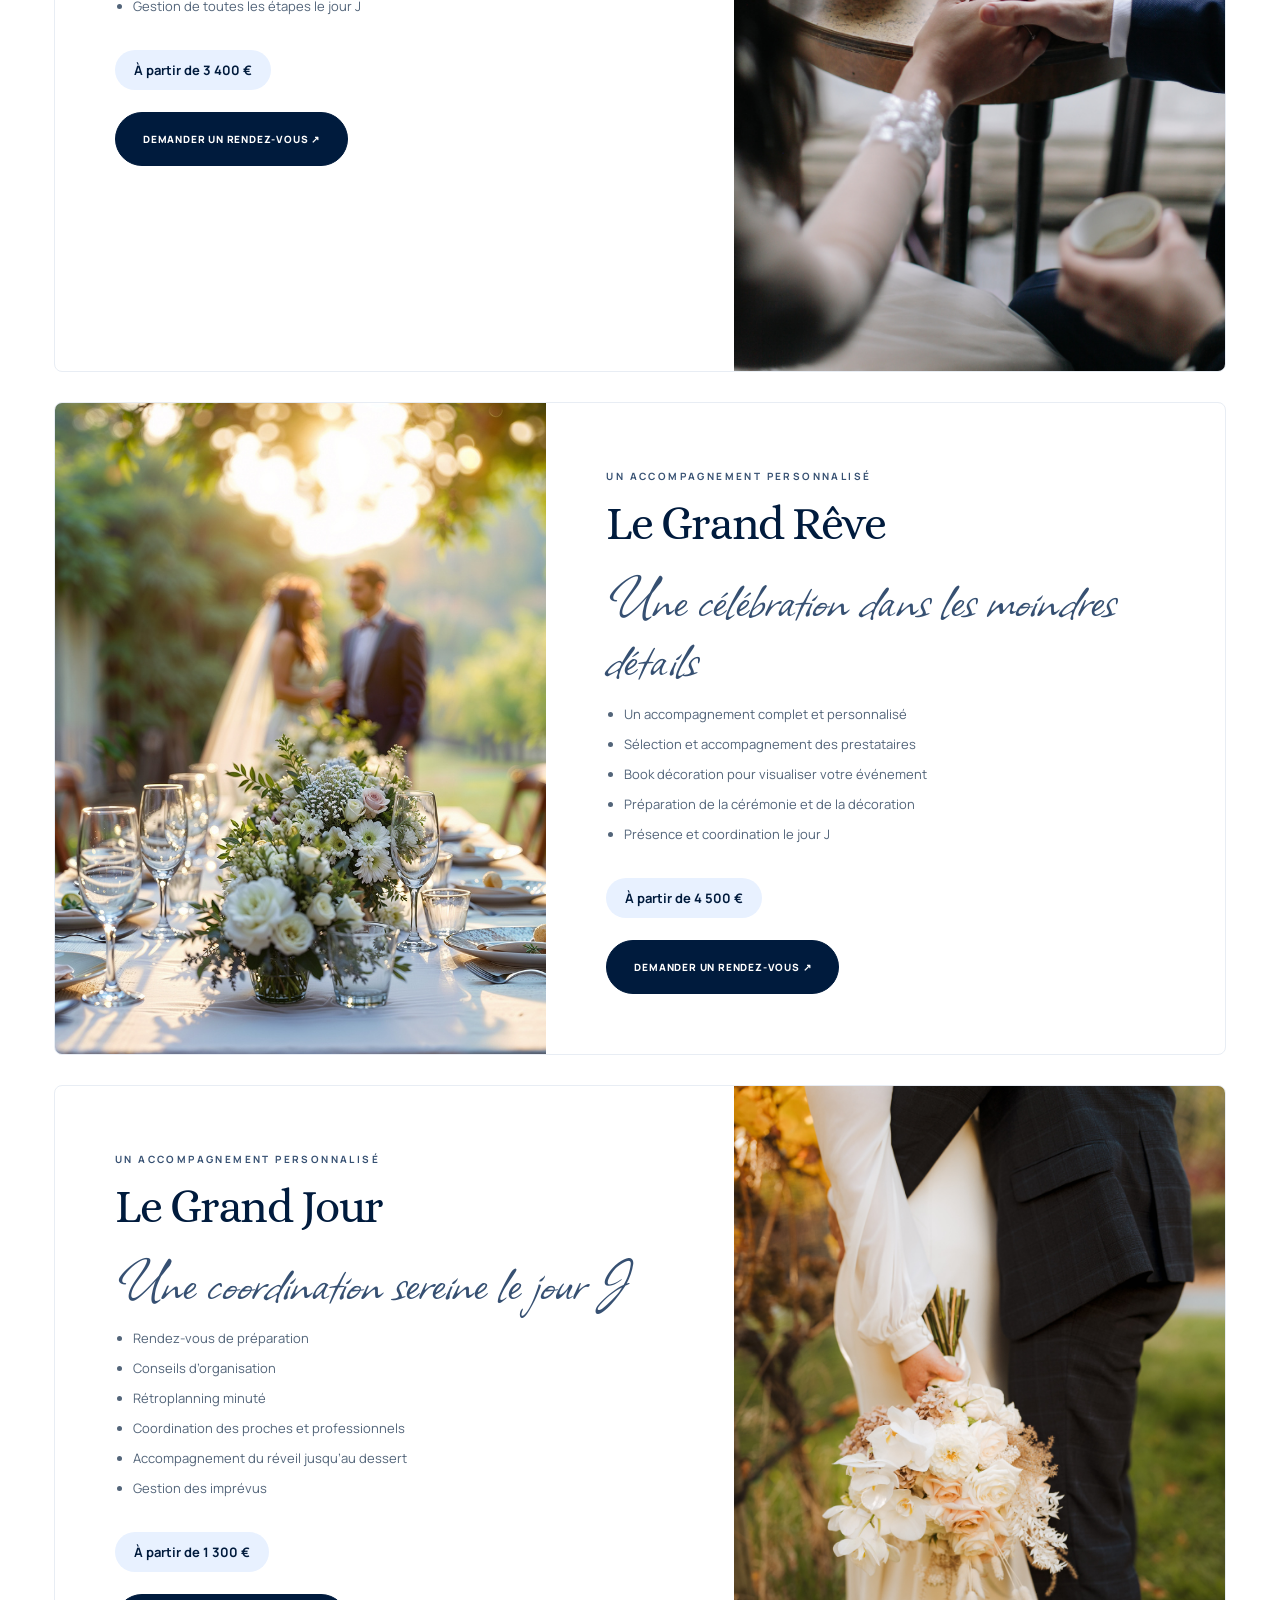
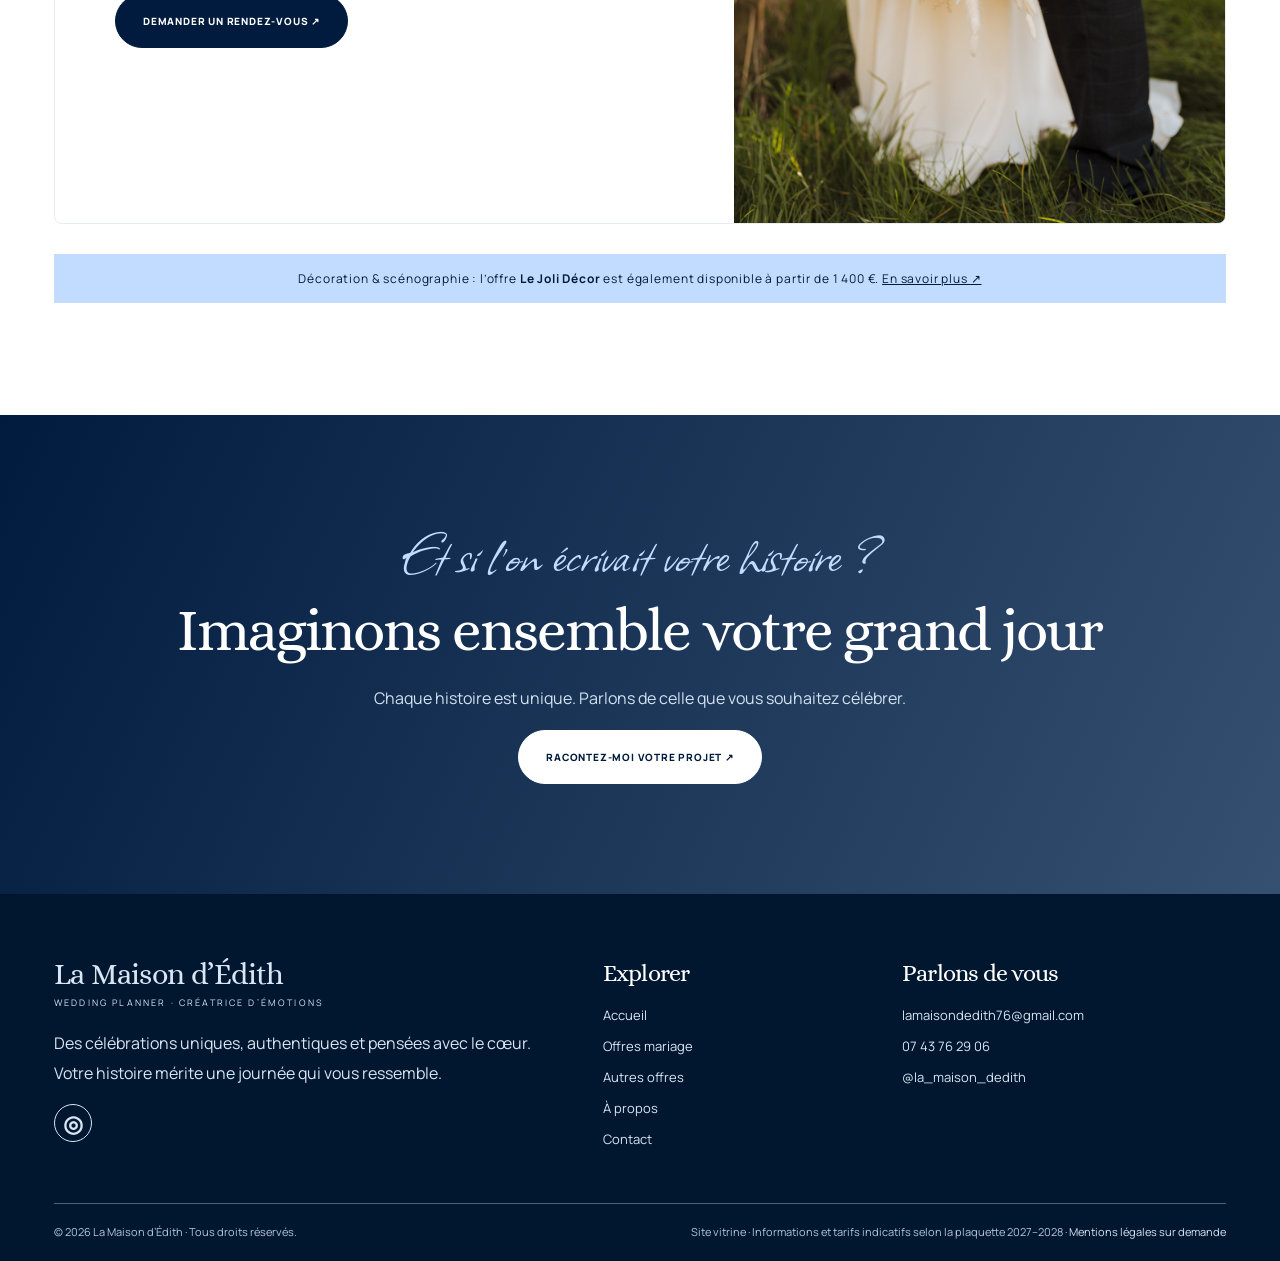
<file: offres-mariage.html>
<!DOCTYPE html>
<html lang="fr"><head><meta charset="utf-8"/><meta content="width=device-width, initial-scale=1" name="viewport"/><meta content="#001B3D" name="theme-color"/><meta content="Quatre formules mariage : La Belle Histoire, Le Moment Parfait, Le Grand Rêve et Le Grand Jour." name="description"/><title>Les offres mariage | La Maison d’Édith</title><link href="assets/style.css" rel="stylesheet"/><link href="assets/img/brand-logo.jpg" rel="icon" type="image/jpeg"/></head><body><header class="site-header"><div class="container"><a aria-label="La Maison d’Édith, accueil" class="brand" href="index.html"><span>La Maison d’Édith</span><small>Wedding planner</small></a><button aria-expanded="false" aria-label="Ouvrir le menu" class="menu-btn" type="button">☰</button><nav aria-label="Navigation principale" class="site-nav"><a class="" href="index.html">Accueil</a><a class="active" href="offres-mariage.html">Offres mariage</a><a class="" href="autres-offres.html">Autres offres</a><a class="" href="a-propos.html">À propos</a><a class="" href="contact.html">Contact</a></nav><a class="btn header-cta" href="contact.html">Parlons de votre projet ↗</a></div></header><main id="contenu"><section class="page-hero"><span class="eyebrow">Laissez place à l’émotion</span><h1>Les offres mariage</h1><span class="script">Chaque histoire mérite sa propre magie.</span><p>Qu’il s’agisse de conseils, d’une organisation complète ou d’une coordination le jour J, je vous accompagne à votre rythme.</p></section><section class="section"><div class="container"><article class="offer-detail" id="belle-histoire"><div class="offer-detail-img"><img alt="Ambiance mariage, formule La Belle Histoire" loading="lazy" src="assets/img/story.jpeg"/></div><div class="offer-detail-content"><span class="eyebrow">Un accompagnement personnalisé</span><h2>La Belle Histoire</h2><p class="script">Inspiration et conseils</p><ul><li>Une rencontre à votre écoute pour comprendre vos envies</li><li>Une identité visuelle imaginée rien que pour vous</li><li>Un guide pour vous accompagner dans vos préparatifs</li></ul><span class="price-pill">350 € TTC</span><div><a class="btn" href="contact.html?prestation=belle-histoire">Demander un rendez-vous ↗</a></div></div></article><article class="offer-detail" id="moment-parfait"><div class="offer-detail-img"><img alt="Ambiance mariage, formule Le Moment Parfait" loading="lazy" src="assets/img/moment.jpeg"/></div><div class="offer-detail-content"><span class="eyebrow">Un accompagnement personnalisé</span><h2>Le Moment Parfait</h2><p class="script">Une organisation clé en main</p><ul><li>Des rendez-vous réguliers</li><li>Un moodboard pour définir votre univers</li><li>Conseils et accompagnement chez les prestataires</li><li>Suivi du budget et des étapes clés</li><li>Gestion de toutes les étapes le jour J</li></ul><span class="price-pill">À partir de 3 400 €</span><div><a class="btn" href="contact.html?prestation=moment-parfait">Demander un rendez-vous ↗</a></div></div></article><article class="offer-detail" id="grand-reve"><div class="offer-detail-img"><img alt="Ambiance mariage, formule Le Grand Rêve" loading="lazy" src="assets/img/dream.jpeg"/></div><div class="offer-detail-content"><span class="eyebrow">Un accompagnement personnalisé</span><h2>Le Grand Rêve</h2><p class="script">Une célébration dans les moindres détails</p><ul><li>Un accompagnement complet et personnalisé</li><li>Sélection et accompagnement des prestataires</li><li>Book décoration pour visualiser votre événement</li><li>Préparation de la cérémonie et de la décoration</li><li>Présence et coordination le jour J</li></ul><span class="price-pill">À partir de 4 500 €</span><div><a class="btn" href="contact.html?prestation=grand-reve">Demander un rendez-vous ↗</a></div></div></article><article class="offer-detail" id="grand-jour"><div class="offer-detail-img"><img alt="Ambiance mariage, formule Le Grand Jour" loading="lazy" src="assets/img/jour.jpeg"/></div><div class="offer-detail-content"><span class="eyebrow">Un accompagnement personnalisé</span><h2>Le Grand Jour</h2><p class="script">Une coordination sereine le jour J</p><ul><li>Rendez-vous de préparation</li><li>Conseils d’organisation</li><li>Rétroplanning minuté</li><li>Coordination des proches et professionnels</li><li>Accompagnement du réveil jusqu’au dessert</li><li>Gestion des imprévus</li></ul><span class="price-pill">À partir de 1 300 €</span><div><a class="btn" href="contact.html?prestation=grand-jour">Demander un rendez-vous ↗</a></div></div></article><div class="announcement">Décoration &amp; scénographie : l’offre <strong>Le Joli Décor</strong> est également disponible à partir de 1 400 €. <a href="contact.html?prestation=joli-decor"><u>En savoir plus ↗</u></a></div></div></section><section class="cta-band"><div class="container"><span class="script" style="color:var(--blue)">Et si l’on écrivait votre histoire ?</span><h2>Imaginons ensemble votre grand jour</h2><p>Chaque histoire est unique. Parlons de celle que vous souhaitez célébrer.</p><a class="btn btn--light" href="contact.html">Racontez-moi votre projet ↗</a></div></section></main><footer class="footer"><div class="container"><div class="footer-top"><div><a class="brand" href="index.html"><span>La Maison d’Édith</span><small>Wedding planner · Créatrice d’émotions</small></a><p>Des célébrations uniques, authentiques et pensées avec le cœur. Votre histoire mérite une journée qui vous ressemble.</p><div class="socials"><a aria-label="Instagram" href="https://www.instagram.com/la_maison_dedith/" rel="noopener noreferrer" target="_blank">◎</a></div></div><div><h4>Explorer</h4><div class="footer-links"><a href="index.html">Accueil</a><a href="offres-mariage.html">Offres mariage</a><a href="autres-offres.html">Autres offres</a><a href="a-propos.html">À propos</a><a href="contact.html">Contact</a></div></div><div><h4>Parlons de vous</h4><div class="footer-links"><a href="mailto:lamaisondedith76@gmail.com">lamaisondedith76@gmail.com</a><a href="tel:+33743762906">07 43 76 29 06</a><a href="https://www.instagram.com/la_maison_dedith/" rel="noopener noreferrer" target="_blank">@la_maison_dedith</a></div></div></div><div class="footer-bottom"><span>© 2026 La Maison d’Édith · Tous droits réservés.</span><span>Site vitrine · Informations et tarifs indicatifs selon la plaquette 2027–2028 · <a href="mailto:lamaisondedith76@gmail.com?subject=Mentions%20l%C3%A9gales">Mentions légales sur demande</a></span></div></div></footer><script src="assets/script.js"></script></body></html>
</file>
<file: assets/style.css>
@import url('https://fonts.googleapis.com/css2?family=Alice&family=Allison&family=Manrope:wght@400;500;600;700;800&display=swap');
:root{--navy:#001B3D;--blue:#C2DCFF;--cream:#F6F4EB;--mist:#9FBED1;--slate:#365072;--white:#fff;--shadow:0 20px 55px rgba(0,27,61,.09)}*{box-sizing:border-box}html{scroll-behavior:smooth}body{margin:0;color:var(--navy);background:#fff;font-family:'Manrope',Arial,sans-serif;font-weight:400}img{display:block;width:100%;object-fit:cover}a{color:inherit;text-decoration:none}button,input,textarea,select{font:inherit}a:focus-visible,button:focus-visible,input:focus-visible,textarea:focus-visible{outline:3px solid #6a96c6;outline-offset:4px}.container{max-width:1240px;margin:auto;padding:0 34px}.eyebrow{text-transform:uppercase;letter-spacing:.24em;font-size:11px;font-weight:700;color:var(--slate)}h1,h2,h3,h4{font-family:'Alice',Georgia,serif;font-weight:500;line-height:1.2}h1{font-size:clamp(3.2rem,6vw,6.9rem);letter-spacing:-.048em;margin:19px 0 26px}h2{font-size:clamp(2.35rem,4vw,4.4rem);letter-spacing:-.045em;margin:12px 0 20px}h3{font-size:1.6rem;margin:0 0 14px}p{line-height:1.85;color:#4d6077}.script{font-family:'Allison',cursive;font-size:clamp(2.1rem,4vw,3.5rem);font-weight:400;color:var(--slate);line-height:1.1}.btn{display:inline-flex;align-items:center;justify-content:center;gap:17px;min-height:51px;padding:14px 25px;border:1px solid var(--navy);background:var(--navy);color:#fff;font-size:11px;text-transform:uppercase;letter-spacing:.14em;font-weight:700;cursor:pointer;transition:all .22s}.btn:hover{background:#365072;border-color:#365072;transform:translateY(-2px)}.btn--outline{background:transparent;color:var(--navy)}.btn--outline:hover{color:white}.btn--light{background:white;border-color:white;color:var(--navy)}.btn--light:hover{background:var(--blue);border-color:var(--blue);color:var(--navy)}.mini-heart{color:var(--slate);font-size:20px}.site-header{height:94px;background:rgba(255,255,255,.98);display:flex;align-items:center;position:sticky;top:0;z-index:90;border-bottom:1px solid #e7edf4}.site-header .container{width:100%;display:flex;align-items:center;justify-content:space-between;gap:22px}.brand{display:flex;flex-direction:column;gap:1px;text-align:center;min-width:170px}.brand span{font:500 25px/1.05 'Alice',Georgia,serif;letter-spacing:-.045em}.brand small{letter-spacing:.25em;font-size:9px;text-transform:uppercase}.site-nav{display:flex;gap:26px;align-items:center}.site-nav a{font-size:11px;font-weight:700;text-transform:uppercase;letter-spacing:.1em;white-space:nowrap}.site-nav a:hover,.site-nav a.active{color:#6082a8}.header-cta{white-space:nowrap}.menu-btn{display:none;border:0;background:transparent;color:var(--navy);font-size:28px;cursor:pointer}.hero{min-height:690px;display:grid;grid-template-columns:48% 52%;background:var(--cream)}.hero-content{padding:90px 8vw 85px max(48px,calc((100vw - 1240px)/2 + 34px));display:flex;flex-direction:column;align-items:flex-start;justify-content:center}.hero-content>p{max-width:460px;font-size:15px;margin-bottom:30px}.hero-image{position:relative;overflow:hidden}.hero-image img{height:100%;min-height:690px;object-position:center}.hero-image:after{content:'';position:absolute;inset:0;background:linear-gradient(90deg,rgba(0,27,61,.08),transparent 40%)}.hero-seal{position:absolute;bottom:35px;left:32px;background:var(--blue);height:120px;width:120px;border-radius:999px;display:grid;place-content:center;text-align:center;color:var(--navy);z-index:1;font:500 18px 'Alice',Georgia,serif;transform:rotate(-8deg);box-shadow:0 8px 22px #001b3d20}.hero-seal small{font:500 9px 'Manrope',Arial,sans-serif;letter-spacing:.12em;text-transform:uppercase;margin-top:8px}.scroll-marker{font-size:11px;text-transform:uppercase;letter-spacing:.2em;margin-top:45px;color:#7290b0}.intro-strip{padding:26px 0;background:var(--blue);text-align:center;letter-spacing:.17em;text-transform:uppercase;font-size:11px;font-weight:700}.section{padding:110px 0}.section-head{text-align:center;max-width:780px;margin:0 auto 55px}.section-head p{max-width:620px;margin:0 auto}.offer-grid{display:grid;grid-template-columns:repeat(4,1fr);gap:22px}.offer-card{background:white;box-shadow:var(--shadow);overflow:hidden;display:flex;flex-direction:column}.offer-card img{height:270px;transition:transform .35s}.offer-card:hover img{transform:scale(1.035)}.offer-card .photo{overflow:hidden}.offer-card-body{padding:26px 23px 28px;display:flex;flex-direction:column;flex:1}.offer-card-body p{font-size:13px;margin:0 0 17px}.offer-card-body .price{margin-top:auto;margin-bottom:20px;color:var(--slate);font-size:13px;font-weight:700}.offer-card-body .link{font-size:11px;letter-spacing:.12em;text-transform:uppercase;font-weight:700;border-bottom:1px solid var(--navy);padding-bottom:8px;align-self:flex-start}.pale{background:var(--cream)}.blue{background:#e7f0fb}.split{display:grid;grid-template-columns:1fr 1fr;align-items:center;gap:90px}.split-image{position:relative}.split-image img{height:590px}.split-image:after{content:'';position:absolute;width:155px;height:155px;border:1px solid white;right:18px;bottom:18px;pointer-events:none}.split-text p{max-width:490px}.quote-panel{padding:92px 20px;background:var(--blue);text-align:center}.quote-panel blockquote{font:400 clamp(1.65rem,3.3vw,3rem)/1.5 'Alice',Georgia,serif;max-width:940px;margin:0 auto}.quote-panel .script{margin:0 0 14px}.value-grid{display:grid;grid-template-columns:repeat(4,1fr);gap:20px}.value{padding:30px 22px;border-top:1px solid #8ea9c8}.value .num{font-size:11px;letter-spacing:.18em}.value h3{font-size:1.5rem;margin:20px 0 10px}.value p{font-size:13px}.page-hero{padding:90px 20px 85px;text-align:center;background:var(--cream)}.page-hero h1{font-size:clamp(3rem,5vw,5.9rem);margin:14px 0}.page-hero p{margin:0 auto;max-width:650px}.offer-detail{display:grid;grid-template-columns:42% 58%;min-height:470px;align-items:stretch;box-shadow:var(--shadow);background:#fff;margin-bottom:35px}.offer-detail:nth-child(even){grid-template-columns:58% 42%}.offer-detail:nth-child(even) .offer-detail-img{order:2}.offer-detail-img img{height:100%;min-height:470px}.offer-detail-content{padding:55px 62px}.offer-detail-content h2{font-size:clamp(2.3rem,3.4vw,3.6rem)}.offer-detail-content p{margin:10px 0}.offer-detail-content ul{padding-left:18px;color:#526479;line-height:1.9;font-size:13px}.offer-detail-content li{margin-bottom:4px}.price-pill{display:inline-block;padding:9px 15px;background:var(--blue);color:var(--navy);font-size:13px;font-weight:700;margin:18px 0 22px}.event-grid{display:grid;grid-template-columns:repeat(3,1fr);gap:24px}.event-card{background:#fff;box-shadow:var(--shadow)}.event-card>img{height:270px}.event-card-body{padding:32px}.event-card:nth-child(1){border-bottom:5px solid #aac8b7}.event-card:nth-child(2){border-bottom:5px solid var(--navy)}.event-card:nth-child(3){border-bottom:5px solid var(--blue)}.event-card ul{padding-left:18px;color:#526479;line-height:1.85;font-size:14px;min-height:120px}.cta-band{background:var(--navy);color:white;padding:88px 0;text-align:center}.cta-band h2{color:#fff}.cta-band p{color:#d4e2f2}.about-story{display:grid;grid-template-columns:.9fr 1.1fr;gap:65px;align-items:center}.about-story img{height:660px}.approach{display:grid;grid-template-columns:repeat(3,1fr);gap:40px;text-align:center}.approach .round{height:74px;width:74px;border-radius:50%;background:var(--blue);display:grid;place-items:center;margin:0 auto 21px;font:500 29px 'Alice',Georgia,serif}.approach p{font-size:14px}.contact-layout{display:grid;grid-template-columns:.85fr 1.15fr;gap:100px}.contact-links{display:flex;flex-direction:column;gap:12px;margin:30px 0}.contact-links a{font-weight:600}.contact-form{background:var(--cream);padding:45px}.contact-form label{display:block;font-size:11px;text-transform:uppercase;letter-spacing:.13em;font-weight:700;margin-bottom:7px}.contact-form input,.contact-form textarea,.contact-form select{width:100%;border:1px solid #cbd7e1;background:#fff;padding:15px;margin-bottom:22px;border-radius:0;color:var(--navy)}.contact-form textarea{resize:vertical;min-height:135px}.form-row{display:grid;grid-template-columns:1fr 1fr;gap:16px}.form-note{font-size:12px;margin-top:18px}.socials{display:flex;gap:14px;align-items:center}.socials a{height:38px;width:38px;border:1px solid currentColor;border-radius:50%;display:grid;place-items:center;font-weight:700;font-size:13px}.footer{background:var(--navy);color:#fff;padding:65px 0 22px}.footer p,.footer a{color:#d9e5f3}.footer-top{display:grid;grid-template-columns:2fr 1fr 1.3fr;gap:50px;padding-bottom:55px}.footer .brand{text-align:left;align-items:flex-start;margin-bottom:20px}.footer .brand span{font-size:31px}.footer h4{font:500 21px 'Alice',Georgia,serif;margin:0 0 19px}.footer-links{display:flex;flex-direction:column;gap:13px;font-size:13px}.footer-bottom{border-top:1px solid #47617d;padding-top:20px;display:flex;justify-content:space-between;gap:12px;font-size:11px;color:#b3c6df}.divider-accent{height:1px;width:80px;background:#7293b9;margin:26px 0}.note{font-size:12px;color:#718198}.proposal{background:#eaf2fb;display:grid;grid-template-columns:1fr 1fr;gap:0;align-items:center}.proposal img{height:460px}.proposal>div{padding:50px 9vw}.photo-grid{display:grid;grid-template-columns:repeat(3,1fr);gap:20px}.photo-grid img{height:320px}.announcement{background:var(--blue);padding:16px;text-align:center;font-size:12px;letter-spacing:.07em}@media(max-width:1050px){.site-nav{gap:15px}.header-cta{display:none}.offer-grid{grid-template-columns:repeat(2,1fr)}.split{gap:40px}.offer-detail-content{padding:38px}.contact-layout{gap:45px}}@media(max-width:760px){.container{padding:0 20px}.site-header{height:74px}.site-header .container{gap:10px}.brand{min-width:auto}.brand span{font-size:22px}.menu-btn{display:block}.site-nav{display:none;position:absolute;top:74px;left:0;right:0;background:white;padding:25px 24px 30px;box-shadow:var(--shadow);flex-direction:column;align-items:flex-start;gap:23px}.site-nav.is-open{display:flex}.hero{grid-template-columns:1fr}.hero-content{padding:80px 27px 65px;min-height:480px}.hero-image img{min-height:420px;height:480px}.hero-seal{width:100px;height:100px;bottom:20px;left:20px;font-size:16px}.section{padding:72px 0}.offer-grid,.value-grid,.event-grid,.approach,.footer-top,.split,.about-story,.contact-layout,.proposal{grid-template-columns:1fr}.split-image img,.about-story img{height:440px}.offer-detail,.offer-detail:nth-child(even){grid-template-columns:1fr}.offer-detail:nth-child(even) .offer-detail-img{order:0}.offer-detail-img img{height:325px;min-height:0}.offer-detail-content{padding:30px 25px}.event-card ul{min-height:0}.page-hero{padding:75px 20px}.contact-form{padding:25px}.form-row{grid-template-columns:1fr;gap:0}.photo-grid{grid-template-columns:1fr 1fr}.photo-grid img{height:220px}.proposal img{height:340px}.proposal>div{padding:50px 28px}.footer-top{gap:35px}.footer-bottom{flex-direction:column}.intro-strip{line-height:2}.value-grid{gap:6px}.scroll-marker{margin-top:18px}}@media(prefers-reduced-motion:reduce){*,*:before,*:after{scroll-behavior:auto!important;transition:none!important}}

/* ─────────── Maison d’Édith / editorial redesign v2 ─────────── */
:root{--shadow:0 24px 80px rgba(0,27,61,.065)}
body{font-family:'Manrope',Arial,sans-serif;background:#fff;color:var(--navy)}
.site-header{height:84px;background:rgba(255,255,255,.94);backdrop-filter:blur(15px);-webkit-backdrop-filter:blur(15px);border-color:rgba(0,27,61,.08)}
.site-header .brand{min-width:180px;text-align:left;align-items:flex-start}
.brand span{font-family:'Alice',Georgia,serif;font-size:23px;letter-spacing:-.02em}
.brand small{font-family:'Manrope',sans-serif;letter-spacing:.24em;font-size:9px;margin-top:5px}
.site-nav{gap:27px}.site-nav a{font-size:10px;letter-spacing:.08em;font-weight:700;position:relative}
.site-nav a.active:after,.site-nav a:hover:after{content:'';display:block;position:absolute;bottom:-11px;left:0;right:0;height:1px;background:var(--navy)}
.btn{border-radius:100px;min-height:54px;padding:16px 27px;font-size:10px;letter-spacing:.08em;font-weight:800;transition:transform .25s,background .25s,box-shadow .25s}
.btn:hover{box-shadow:0 10px 28px rgba(0,27,61,.15)}
.header-cta{padding:13px 19px;min-height:44px}
h1,h2,h3,h4{font-family:'Alice',Georgia,serif;font-weight:400;letter-spacing:-.032em}
h2{line-height:1.16}h3{font-size:1.75rem}
.eyebrow{font-family:'Manrope',sans-serif;letter-spacing:.24em;font-size:10px}
.script{font-family:'Allison',cursive;font-size:clamp(2.8rem,5vw,4.4rem);line-height:.92}
.section{padding:112px 0}.section-head{margin-bottom:57px}.section-head h2{font-size:clamp(2.6rem,4.5vw,4.8rem)}
.section-head>p{font-size:14px;line-height:1.9}.section-head .script{display:inline-block;margin-top:18px}
.hero--cinema{position:relative;isolation:isolate;display:flex;align-items:center;justify-content:center;min-height:min(790px,calc(100svh - 84px));height:calc(100svh - 84px);max-height:930px;background:#233b50;overflow:hidden;color:white;text-align:center}
.hero-video{position:absolute;inset:0;z-index:-3;width:100%;height:100%;object-fit:cover;filter:saturate(.86)}
.hero-shade{position:absolute;inset:0;z-index:-2;background:linear-gradient(90deg,rgba(0,20,46,.72),rgba(0,20,46,.32) 50%,rgba(0,20,46,.65)),linear-gradient(0deg,rgba(0,20,46,.56),transparent 30%,rgba(0,20,46,.22))}
.hero-frame{pointer-events:none;position:absolute;inset:26px;z-index:-1;border:1px solid rgba(255,255,255,.32)}
.hero-cinema-content{padding-top:44px;padding-bottom:75px;max-width:1100px;display:flex;align-items:center;flex-direction:column}
.hero-kicker{display:flex;align-items:center;justify-content:center;gap:13px;font-size:10px;font-weight:700;letter-spacing:.27em;color:#e3edfc}
.hero-dot{width:7px;height:7px;background:#bfdcff;border-radius:50%}.hero-kicker-line{display:block;width:33px;height:1px;background:rgba(255,255,255,.7)}
.hero--cinema h1{font-family:'Alice',Georgia,serif;font-size:clamp(3.7rem,7.3vw,7.7rem);line-height:1.07;color:white;letter-spacing:-.045em;margin:33px 0 8px;font-weight:400;text-wrap:balance}
.hero--cinema h1 em{font-weight:400;font-style:normal;color:#c2dcff}
.hero-handwriting{font-family:'Allison',cursive;font-size:clamp(3.4rem,5.4vw,5.4rem);color:#d3e5ff;margin:0!important;line-height:1.04}
.hero-description{max-width:510px!important;color:#ecf0f6!important;font-size:14px!important;line-height:2!important;margin:22px auto 28px!important}
.hero-actions{display:flex;align-items:center;justify-content:center;gap:28px;flex-wrap:wrap}
.hero-actions .btn{box-shadow:none}.hero-secondary{color:white;font-size:11px;border-bottom:1px solid rgba(255,255,255,.75);padding-bottom:9px;letter-spacing:.04em;font-weight:700}
.hero-bottom{position:absolute;bottom:50px;left:7%;right:7%;display:flex;align-items:center;justify-content:space-between;color:rgba(255,255,255,.9);font-size:9px;letter-spacing:.16em;font-weight:700}.hero-bottom a{display:flex;gap:17px;align-items:center}.hero-bottom a span{font-size:20px}
.intro-strip{background:#f6f4eb;padding:25px 16px;color:#365072;font-size:10px;letter-spacing:.15em}
.offer-grid{gap:23px}.offer-card{border:1px solid #e7eaf0;border-radius:7px;box-shadow:none;transition:transform .25s,box-shadow .25s}.offer-card:hover{transform:translateY(-6px);box-shadow:0 24px 65px rgba(0,27,61,.10)}
.offer-card img{height:300px}.offer-card-body{padding:29px 24px 30px}.offer-card-body h3{font-size:1.8rem}.offer-card-body p{line-height:1.9}.offer-card-body .price{background:#eef4fc;border-radius:99px;padding:8px 12px;align-self:flex-start;font-size:11px}.offer-card-body .link{border-bottom:0;padding-bottom:3px;font-size:10px}
.pale{background:#f8f8f4}.blue{background:#edf4fb}.split{gap:clamp(42px,8vw,120px)}.split-image img{border-radius:260px 260px 8px 8px;height:620px}.split-image:after{display:none}
.split-text h2{font-size:clamp(2.8rem,4vw,4.7rem)}.split-text>p{font-size:14px}
.quote-panel{background:#deebfb;padding:110px 20px}.quote-panel blockquote{font:400 clamp(2rem,3.7vw,4rem)/1.35 'Alice',Georgia,serif;letter-spacing:-.02em}
.proposal{background:#ecf3fc;border-radius:8px;overflow:hidden}.proposal h2{font-size:clamp(2.5rem,3.5vw,3.8rem)}
.cta-band{background:linear-gradient(115deg,#001b3d,#365072);padding:110px 0}.cta-band h2{font-size:clamp(2.4rem,4.6vw,4.7rem)}
.page-hero{background:linear-gradient(135deg,#eff5fc,#f6f4eb);padding:115px 20px 105px}.page-hero h1{font-size:clamp(3.2rem,5.5vw,6.4rem)}
.offer-detail{border:1px solid #e8edf4;border-radius:8px;overflow:hidden;box-shadow:none;margin-bottom:30px}.offer-detail-content{padding:60px}
.offer-detail-content h2{font-size:clamp(2.5rem,3.6vw,4rem)}.offer-detail-content ul{line-height:2}
.price-pill{border-radius:30px;background:#e8f1ff;padding:11px 19px}
.event-card{border-radius:8px;overflow:hidden;box-shadow:0 14px 45px rgba(0,27,61,.05)}
.about-story img{border-radius:240px 240px 7px 7px;object-fit:cover}
.value{background:#fff;border-top:2px solid #c2dcff;border-radius:2px;padding:34px 26px}
.contact-form{border-radius:9px;background:#f5f7fa}.contact-form input,.contact-form select,.contact-form textarea{border-radius:4px}
.footer{background:#00172f}.footer .brand span{font-size:30px}.footer h4{font-family:'Alice',Georgia,serif;font-size:24px}.socials a{font-family:'Manrope',sans-serif;font-size:23px}
@media(max-width:1050px){.site-nav{gap:15px}.hero--cinema h1{font-size:clamp(3.4rem,7vw,6.8rem)}}
@media(max-width:760px){.site-header{height:70px}.site-header .brand{min-width:auto}.site-nav{top:70px}.hero--cinema{min-height:650px;height:calc(100svh - 70px);max-height:840px}.hero-frame{inset:12px}.hero-cinema-content{padding:15px 28px 55px}.hero--cinema h1{font-size:clamp(3.05rem,10.5vw,5.4rem);line-height:1.08;margin:28px 0 10px}.hero-handwriting{font-size:3.4rem}.hero-description{font-size:12px!important;max-width:360px!important}.hero-kicker{font-size:8px;letter-spacing:.12em;gap:8px}.hero-kicker-line{width:16px}.hero-bottom{bottom:28px;left:35px;right:35px}.hero-bottom>span:first-child{display:none}.hero-actions{gap:18px}.hero-actions .btn{font-size:9px;padding:13px 20px}.hero-secondary{font-size:10px}.section{padding:78px 0}.offer-card img{height:285px}.split-image img,.about-story img{height:450px}.offer-detail-content{padding:30px 24px}.intro-strip{font-size:9px;line-height:2.2}.quote-panel{padding:85px 20px}.page-hero{padding:82px 20px}}
@media(prefers-reduced-motion:reduce){.hero-video{display:none}.hero--cinema{background:linear-gradient(90deg,rgba(0,20,46,.6),rgba(0,20,46,.6)),url('img/dream.jpeg') center/cover}}
</file>
